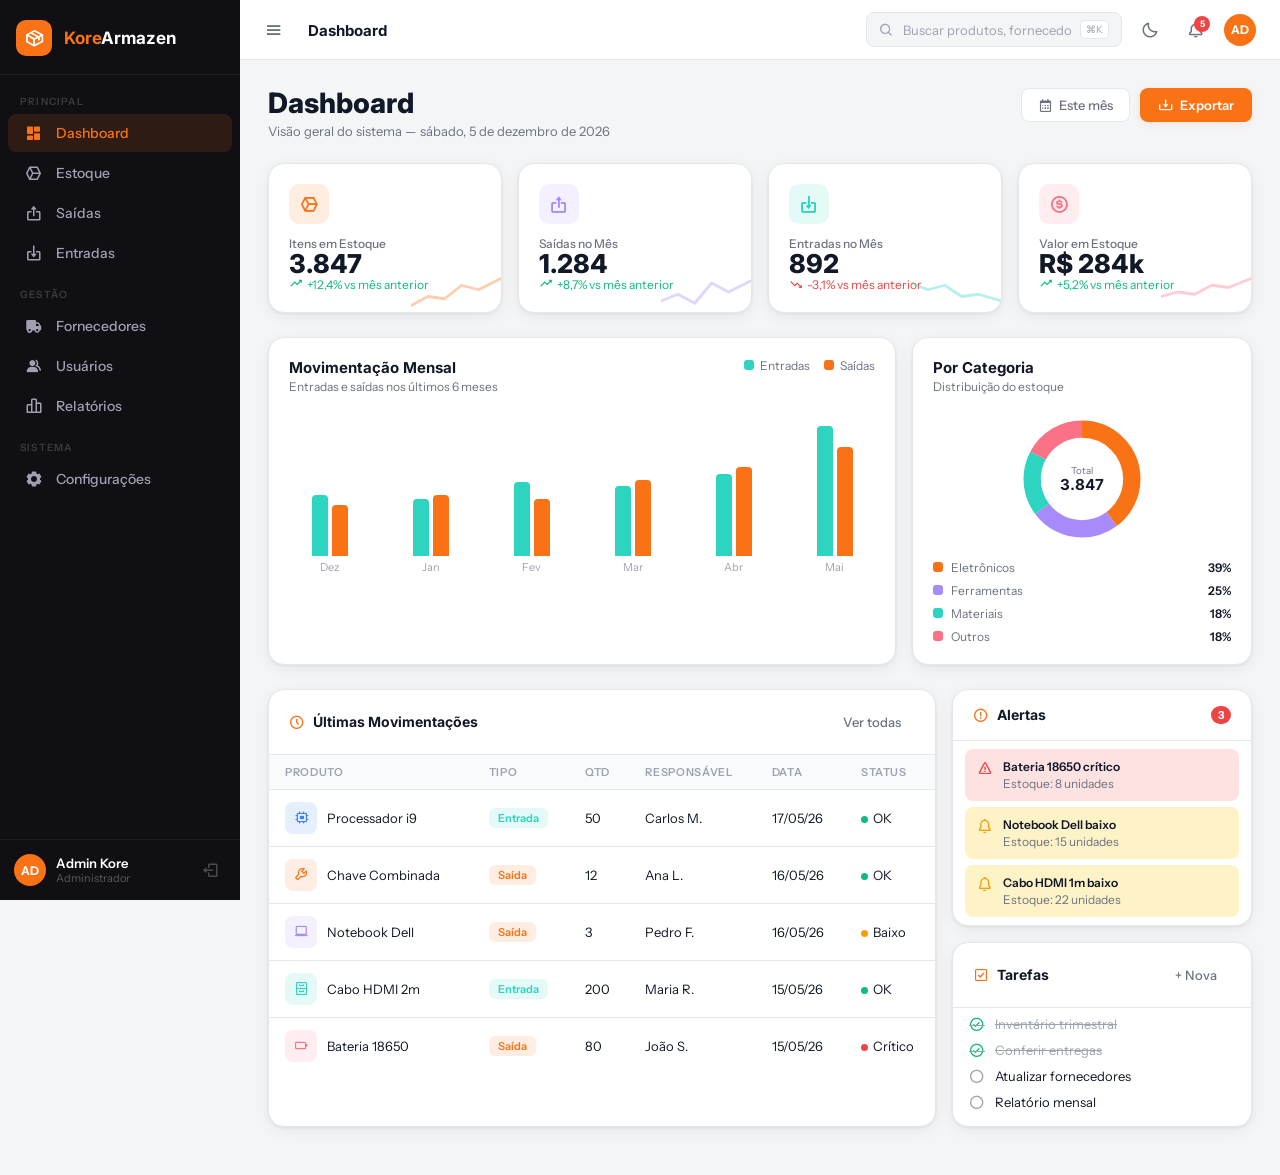
<file: Kore sistema/index.html>
﻿<!DOCTYPE html>
<html lang="pt-BR">
<head>
<meta charset="UTF-8">
<meta name="viewport" content="width=device-width, initial-scale=1.0">
<title>KoreArmazen · Sistema de Gestão</title>
<link href="https://fonts.googleapis.com/css2?family=Inter:wght@400;500;600;700;800&family=Instrument+Sans:wght@300;400;500;600&display=swap" rel="stylesheet">
<link href="https://unpkg.com/boxicons@2.1.4/css/boxicons.min.css" rel="stylesheet">
<link rel="stylesheet" href="style.css">
</head>
<body>

<!-- SIDEBAR -->
<aside class="sidebar" id="sidebar">
  <div class="logo">
    <div class="logo-icon"><i class='bx bx-package'></i></div>
    <div class="logo-text"><span>Kore</span>Armazen</div>
  </div>

  <nav class="side-nav">
    <div class="nav-group">
      <span class="nav-label">Principal</span>
      <ul>
        <li class="nav-item active" data-page="dashboard">
          <a href="#"><i class='bx bxs-dashboard'></i><span>Dashboard</span></a>
        </li>
        <li class="nav-item" data-page="estoque">
          <a href="#"><i class='bx bx-cube-alt'></i><span>Estoque</span></a>
        </li>
        <li class="nav-item" data-page="saidas">
          <a href="#"><i class='bx bx-export'></i><span>Saídas</span></a>
        </li>
        <li class="nav-item" data-page="entradas">
          <a href="#"><i class='bx bx-import'></i><span>Entradas</span></a>
        </li>
      </ul>
    </div>
    <div class="nav-group">
      <span class="nav-label">Gestão</span>
      <ul>
        <li class="nav-item" data-page="fornecedor">
          <a href="#"><i class='bx bxs-truck'></i><span>Fornecedores</span></a>
        </li>
        <li class="nav-item" data-page="usuarios">
          <a href="#"><i class='bx bxs-group'></i><span>Usuários</span></a>
        </li>
        <li class="nav-item" data-page="relatorios">
          <a href="#"><i class='bx bx-bar-chart-alt-2'></i><span>Relatórios</span></a>
        </li>
      </ul>
    </div>
    <div class="nav-group">
      <span class="nav-label">Sistema</span>
      <ul>
        <li class="nav-item" data-page="configuracoes">
          <a href="#"><i class='bx bxs-cog'></i><span>Configurações</span></a>
        </li>
      </ul>
    </div>
  </nav>

  <div class="sidebar-footer">
    <div class="user-mini">
      <div class="user-avatar-mini">AD</div>
      <div class="user-info-mini">
        <p class="user-name-mini">Admin Kore</p>
        <p class="user-role-mini">Administrador</p>
      </div>
    </div>
    <button class="logout-btn" title="Sair"><i class='bx bx-log-out'></i></button>
  </div>
</aside>

<!-- MAIN CONTENT -->
<div class="main-wrap" id="mainWrap">

  <!-- TOPBAR -->
  <header class="topbar">
    <button class="toggle-btn" id="toggleBtn"><i class='bx bx-menu'></i></button>
    <div class="breadcrumb-area">
      <span class="page-label" id="pageLabel">Dashboard</span>
    </div>
    <div class="topbar-right">
      <div class="search-box">
        <i class='bx bx-search'></i>
        <input type="text" placeholder="Buscar produtos, fornecedores...">
        <kbd>⌘K</kbd>
      </div>
      <button class="icon-btn" id="themeBtn" title="Alternar tema"><i class='bx bx-moon'></i></button>
      <button class="icon-btn notif-btn">
        <i class='bx bx-bell'></i>
        <span class="badge">5</span>
      </button>
      <div class="topbar-avatar">AD</div>
    </div>
  </header>

  <!-- PAGES -->
  <main class="page-content">

    <!-- ===== DASHBOARD ===== -->
    <section class="page active" id="page-dashboard">
      <div class="page-header">
        <div>
          <h1>Dashboard</h1>
          <p class="page-sub">Visão geral do sistema — <span id="currentDate"></span></p>
        </div>
        <div class="header-actions">
          <button class="btn-outline"><i class='bx bx-calendar'></i> Este mês</button>
          <button class="btn-primary"><i class='bx bx-download'></i> Exportar</button>
        </div>
      </div>

      <!-- KPIs -->
      <div class="kpi-grid">
        <div class="kpi-card kpi-orange">
          <div class="kpi-icon"><i class='bx bx-cube-alt'></i></div>
          <div class="kpi-body">
            <p class="kpi-label">Itens em Estoque</p>
            <h2 class="kpi-value">3.847</h2>
            <p class="kpi-change up"><i class='bx bx-trending-up'></i> +12,4% vs mês anterior</p>
          </div>
          <div class="kpi-chart">
            <svg viewBox="0 0 80 32"><polyline points="0,28 15,20 30,22 45,10 60,14 80,4" fill="none" stroke="currentColor" stroke-width="2.5" stroke-linecap="round" stroke-linejoin="round"/></svg>
          </div>
        </div>
        <div class="kpi-card kpi-violet">
          <div class="kpi-icon"><i class='bx bx-export'></i></div>
          <div class="kpi-body">
            <p class="kpi-label">Saídas no Mês</p>
            <h2 class="kpi-value">1.284</h2>
            <p class="kpi-change up"><i class='bx bx-trending-up'></i> +8,7% vs mês anterior</p>
          </div>
          <div class="kpi-chart">
            <svg viewBox="0 0 80 32"><polyline points="0,24 15,18 30,26 45,8 60,16 80,6" fill="none" stroke="currentColor" stroke-width="2.5" stroke-linecap="round" stroke-linejoin="round"/></svg>
          </div>
        </div>
        <div class="kpi-card kpi-teal">
          <div class="kpi-icon"><i class='bx bx-import'></i></div>
          <div class="kpi-body">
            <p class="kpi-label">Entradas no Mês</p>
            <h2 class="kpi-value">892</h2>
            <p class="kpi-change down"><i class='bx bx-trending-down'></i> -3,1% vs mês anterior</p>
          </div>
          <div class="kpi-chart">
            <svg viewBox="0 0 80 32"><polyline points="0,8 15,14 30,10 45,20 60,18 80,24" fill="none" stroke="currentColor" stroke-width="2.5" stroke-linecap="round" stroke-linejoin="round"/></svg>
          </div>
        </div>
        <div class="kpi-card kpi-rose">
          <div class="kpi-icon"><i class='bx bx-dollar-circle'></i></div>
          <div class="kpi-body">
            <p class="kpi-label">Valor em Estoque</p>
            <h2 class="kpi-value">R$ 284k</h2>
            <p class="kpi-change up"><i class='bx bx-trending-up'></i> +5,2% vs mês anterior</p>
          </div>
          <div class="kpi-chart">
            <svg viewBox="0 0 80 32"><polyline points="0,20 15,16 30,18 45,10 60,12 80,4" fill="none" stroke="currentColor" stroke-width="2.5" stroke-linecap="round" stroke-linejoin="round"/></svg>
          </div>
        </div>
      </div>

      <!-- Charts row -->
      <div class="charts-row">
        <div class="chart-card big">
          <div class="chart-header">
            <div>
              <h3>Movimentação Mensal</h3>
              <p>Entradas e saídas nos últimos 6 meses</p>
            </div>
            <div class="chart-legend">
              <span class="leg-item leg-in"><i></i>Entradas</span>
              <span class="leg-item leg-out"><i></i>Saídas</span>
            </div>
          </div>
          <div class="bar-chart" id="mainBarChart"></div>
        </div>
        <div class="chart-card small">
          <div class="chart-header">
            <div>
              <h3>Por Categoria</h3>
              <p>Distribuição do estoque</p>
            </div>
          </div>
          <div class="donut-wrap">
            <svg class="donut-chart" viewBox="0 0 120 120">
              <circle cx="60" cy="60" r="46" fill="none" stroke="#f97316" stroke-width="16" stroke-dasharray="115 174" stroke-dashoffset="0" transform="rotate(-90 60 60)"/>
              <circle cx="60" cy="60" r="46" fill="none" stroke="#a78bfa" stroke-width="16" stroke-dasharray="72 217" stroke-dashoffset="-115" transform="rotate(-90 60 60)"/>
              <circle cx="60" cy="60" r="46" fill="none" stroke="#2dd4bf" stroke-width="16" stroke-dasharray="52 237" stroke-dashoffset="-187" transform="rotate(-90 60 60)"/>
              <circle cx="60" cy="60" r="46" fill="none" stroke="#fb7185" stroke-width="16" stroke-dasharray="50 239" stroke-dashoffset="-239" transform="rotate(-90 60 60)"/>
              <text x="60" y="55" text-anchor="middle" class="donut-center-top">Total</text>
              <text x="60" y="70" text-anchor="middle" class="donut-center-val">3.847</text>
            </svg>
            <ul class="donut-legend">
              <li><span style="background:#f97316"></span>Eletrônicos <b>39%</b></li>
              <li><span style="background:#a78bfa"></span>Ferramentas <b>25%</b></li>
              <li><span style="background:#2dd4bf"></span>Materiais <b>18%</b></li>
              <li><span style="background:#fb7185"></span>Outros <b>18%</b></li>
            </ul>
          </div>
        </div>
      </div>

      <!-- Bottom row -->
      <div class="bottom-row">
        <div class="table-card">
          <div class="card-header">
            <h3><i class='bx bx-time-five'></i> Últimas Movimentações</h3>
            <button class="btn-ghost">Ver todas</button>
          </div>
          <table class="data-table">
            <thead><tr><th>Produto</th><th>Tipo</th><th>Qtd</th><th>Responsável</th><th>Data</th><th>Status</th></tr></thead>
            <tbody>
              <tr><td><div class="prod-cell"><div class="prod-icon pi-blue"><i class='bx bx-chip'></i></div>Processador i9</div></td><td><span class="type-badge in">Entrada</span></td><td>50</td><td>Carlos M.</td><td>17/05/26</td><td><span class="status-dot ok"></span>OK</td></tr>
              <tr><td><div class="prod-cell"><div class="prod-icon pi-orange"><i class='bx bx-wrench'></i></div>Chave Combinada</div></td><td><span class="type-badge out">Saída</span></td><td>12</td><td>Ana L.</td><td>16/05/26</td><td><span class="status-dot ok"></span>OK</td></tr>
              <tr><td><div class="prod-cell"><div class="prod-icon pi-violet"><i class='bx bx-laptop'></i></div>Notebook Dell</div></td><td><span class="type-badge out">Saída</span></td><td>3</td><td>Pedro F.</td><td>16/05/26</td><td><span class="status-dot warn"></span>Baixo</td></tr>
              <tr><td><div class="prod-cell"><div class="prod-icon pi-teal"><i class='bx bx-cabinet'></i></div>Cabo HDMI 2m</div></td><td><span class="type-badge in">Entrada</span></td><td>200</td><td>Maria R.</td><td>15/05/26</td><td><span class="status-dot ok"></span>OK</td></tr>
              <tr><td><div class="prod-cell"><div class="prod-icon pi-rose"><i class='bx bx-battery'></i></div>Bateria 18650</div></td><td><span class="type-badge out">Saída</span></td><td>80</td><td>João S.</td><td>15/05/26</td><td><span class="status-dot danger"></span>Crítico</td></tr>
            </tbody>
          </table>
        </div>
        <div class="side-cards">
          <div class="alert-card">
            <div class="card-header">
              <h3><i class='bx bx-error-circle'></i> Alertas</h3>
              <span class="badge-count">3</span>
            </div>
            <ul class="alert-list">
              <li class="alert-item danger"><i class='bx bx-error'></i><div><p>Bateria 18650 crítico</p><span>Estoque: 8 unidades</span></div></li>
              <li class="alert-item warn"><i class='bx bx-bell'></i><div><p>Notebook Dell baixo</p><span>Estoque: 15 unidades</span></div></li>
              <li class="alert-item warn"><i class='bx bx-bell'></i><div><p>Cabo HDMI 1m baixo</p><span>Estoque: 22 unidades</span></div></li>
            </ul>
          </div>
          <div class="task-card">
            <div class="card-header">
              <h3><i class='bx bx-check-square'></i> Tarefas</h3>
              <button class="btn-ghost">+ Nova</button>
            </div>
            <ul class="task-list-dash">
              <li class="done"><i class='bx bx-check-circle'></i><span>Inventário trimestral</span></li>
              <li class="done"><i class='bx bx-check-circle'></i><span>Conferir entregas</span></li>
              <li class="pending-task"><i class='bx bx-circle'></i><span>Atualizar fornecedores</span></li>
              <li class="pending-task"><i class='bx bx-circle'></i><span>Relatório mensal</span></li>
            </ul>
          </div>
        </div>
      </div>
    </section>

    <!-- ===== ESTOQUE ===== -->
    <section class="page" id="page-estoque">
      <div class="page-header">
        <div>
          <h1>Estoque</h1>
          <p class="page-sub">Gerencie todos os produtos cadastrados</p>
        </div>
        <div class="header-actions">
          <button class="btn-outline"><i class='bx bx-filter'></i> Filtros</button>
          <button class="btn-outline"><i class='bx bx-download'></i> Exportar</button>
          <button class="btn-primary" onclick="openModal('modalProduto')"><i class='bx bx-plus'></i> Novo Produto</button>
        </div>
      </div>

      <!-- Stats row -->
      <div class="mini-stats">
        <div class="mini-stat"><span class="ms-val">3.847</span><span class="ms-label">Total de itens</span></div>
        <div class="mini-stat"><span class="ms-val ms-ok">3.210</span><span class="ms-label">Em estoque normal</span></div>
        <div class="mini-stat"><span class="ms-val ms-warn">482</span><span class="ms-label">Estoque baixo</span></div>
        <div class="mini-stat"><span class="ms-val ms-danger">155</span><span class="ms-label">Estoque crítico</span></div>
        <div class="mini-stat"><span class="ms-val">R$ 284k</span><span class="ms-label">Valor total</span></div>
      </div>

      <!-- Search + Filter bar -->
      <div class="toolbar">
        <div class="search-inline">
          <i class='bx bx-search'></i>
          <input type="text" placeholder="Buscar produto, SKU, categoria..." id="estoque-search">
        </div>
        <div class="filter-tabs">
          <button class="ftab active" data-filter="todos">Todos</button>
          <button class="ftab" data-filter="normal">Normal</button>
          <button class="ftab" data-filter="baixo">Baixo</button>
          <button class="ftab" data-filter="critico">Crítico</button>
        </div>
        <div class="view-toggle">
          <button class="vtab active" id="viewTable"><i class='bx bx-list-ul'></i></button>
          <button class="vtab" id="viewGrid"><i class='bx bx-grid-alt'></i></button>
        </div>
      </div>

      <!-- Table View -->
      <div class="table-card" id="tableView">
        <table class="data-table sortable">
          <thead>
            <tr>
              <th><input type="checkbox" class="check-all"></th>
              <th>Produto / SKU</th>
              <th>Categoria</th>
              <th>Qtd. Atual</th>
              <th>Qtd. Mín.</th>
              <th>Localização</th>
              <th>Valor Unit.</th>
              <th>Status</th>
              <th>Ações</th>
            </tr>
          </thead>
          <tbody id="estoque-tbody">
            <tr><td><input type="checkbox"></td><td><div class="prod-cell"><div class="prod-icon pi-blue"><i class='bx bx-chip'></i></div><div><p>Processador Intel i9</p><small>SKU-0021</small></div></div></td><td><span class="cat-tag cat-elet">Eletrônicos</span></td><td>240</td><td>50</td><td>A-01-03</td><td>R$ 1.890,00</td><td><span class="pill ok">Normal</span></td><td><div class="row-actions"><button class="act-btn" title="Editar" onclick="openModal('modalProduto')"><i class='bx bx-edit'></i></button><button class="act-btn danger" title="Excluir"><i class='bx bx-trash'></i></button></div></td></tr>
            <tr><td><input type="checkbox"></td><td><div class="prod-cell"><div class="prod-icon pi-orange"><i class='bx bx-wrench'></i></div><div><p>Chave Combinada 13mm</p><small>SKU-0048</small></div></div></td><td><span class="cat-tag cat-ferr">Ferramentas</span></td><td>85</td><td>30</td><td>B-02-11</td><td>R$ 42,00</td><td><span class="pill ok">Normal</span></td><td><div class="row-actions"><button class="act-btn" title="Editar" onclick="openModal('modalProduto')"><i class='bx bx-edit'></i></button><button class="act-btn danger" title="Excluir"><i class='bx bx-trash'></i></button></div></td></tr>
            <tr><td><input type="checkbox"></td><td><div class="prod-cell"><div class="prod-icon pi-violet"><i class='bx bx-laptop'></i></div><div><p>Notebook Dell Vostro</p><small>SKU-0012</small></div></div></td><td><span class="cat-tag cat-elet">Eletrônicos</span></td><td>15</td><td>20</td><td>A-03-01</td><td>R$ 4.200,00</td><td><span class="pill warn">Baixo</span></td><td><div class="row-actions"><button class="act-btn" title="Editar" onclick="openModal('modalProduto')"><i class='bx bx-edit'></i></button><button class="act-btn danger" title="Excluir"><i class='bx bx-trash'></i></button></div></td></tr>
            <tr><td><input type="checkbox"></td><td><div class="prod-cell"><div class="prod-icon pi-teal"><i class='bx bx-cable-car'></i></div><div><p>Cabo HDMI 2m</p><small>SKU-0093</small></div></div></td><td><span class="cat-tag cat-elet">Eletrônicos</span></td><td>420</td><td>100</td><td>C-01-07</td><td>R$ 28,00</td><td><span class="pill ok">Normal</span></td><td><div class="row-actions"><button class="act-btn" title="Editar" onclick="openModal('modalProduto')"><i class='bx bx-edit'></i></button><button class="act-btn danger" title="Excluir"><i class='bx bx-trash'></i></button></div></td></tr>
            <tr><td><input type="checkbox"></td><td><div class="prod-cell"><div class="prod-icon pi-rose"><i class='bx bx-battery'></i></div><div><p>Bateria 18650 3.7V</p><small>SKU-0156</small></div></div></td><td><span class="cat-tag cat-elet">Eletrônicos</span></td><td>8</td><td>50</td><td>D-02-05</td><td>R$ 18,00</td><td><span class="pill danger">Crítico</span></td><td><div class="row-actions"><button class="act-btn" title="Editar" onclick="openModal('modalProduto')"><i class='bx bx-edit'></i></button><button class="act-btn danger" title="Excluir"><i class='bx bx-trash'></i></button></div></td></tr>
            <tr><td><input type="checkbox"></td><td><div class="prod-cell"><div class="prod-icon pi-orange"><i class='bx bx-droplet'></i></div><div><p>Óleo Lubrificante 1L</p><small>SKU-0210</small></div></div></td><td><span class="cat-tag cat-mat">Materiais</span></td><td>63</td><td>40</td><td>E-01-02</td><td>R$ 35,00</td><td><span class="pill ok">Normal</span></td><td><div class="row-actions"><button class="act-btn" title="Editar" onclick="openModal('modalProduto')"><i class='bx bx-edit'></i></button><button class="act-btn danger" title="Excluir"><i class='bx bx-trash'></i></button></div></td></tr>
            <tr><td><input type="checkbox"></td><td><div class="prod-cell"><div class="prod-icon pi-blue"><i class='bx bx-memory-card'></i></div><div><p>Memória RAM 16GB DDR5</p><small>SKU-0075</small></div></div></td><td><span class="cat-tag cat-elet">Eletrônicos</span></td><td>22</td><td>25</td><td>A-02-08</td><td>R$ 380,00</td><td><span class="pill warn">Baixo</span></td><td><div class="row-actions"><button class="act-btn" title="Editar" onclick="openModal('modalProduto')"><i class='bx bx-edit'></i></button><button class="act-btn danger" title="Excluir"><i class='bx bx-trash'></i></button></div></td></tr>
          </tbody>
        </table>
        <div class="table-footer">
          <span>Mostrando 7 de 3.847 registros</span>
          <div class="pagination">
            <button class="pg-btn" disabled><i class='bx bx-chevron-left'></i></button>
            <button class="pg-btn active">1</button>
            <button class="pg-btn">2</button>
            <button class="pg-btn">3</button>
            <span>...</span>
            <button class="pg-btn">385</button>
            <button class="pg-btn"><i class='bx bx-chevron-right'></i></button>
          </div>
        </div>
      </div>

      <!-- Grid View (hidden) -->
      <div class="product-grid hidden" id="gridView">
        <div class="product-grid-inner" id="productGridInner"></div>
      </div>
    </section>

    <!-- ===== SAÍDAS ===== -->
    <section class="page" id="page-saidas">
      <div class="page-header">
        <div>
          <h1>Saídas</h1>
          <p class="page-sub">Registre e acompanhe todas as saídas de estoque</p>
        </div>
        <div class="header-actions">
          <button class="btn-outline"><i class='bx bx-filter'></i> Filtrar</button>
          <button class="btn-outline"><i class='bx bx-download'></i> Exportar</button>
          <button class="btn-primary" onclick="openModal('modalSaida')"><i class='bx bx-plus'></i> Registrar Saída</button>
        </div>
      </div>

      <div class="mini-stats">
        <div class="mini-stat"><span class="ms-val">1.284</span><span class="ms-label">Saídas no mês</span></div>
        <div class="mini-stat"><span class="ms-val ms-ok">1.180</span><span class="ms-label">Concluídas</span></div>
        <div class="mini-stat"><span class="ms-val ms-warn">74</span><span class="ms-label">Pendentes</span></div>
        <div class="mini-stat"><span class="ms-val ms-danger">30</span><span class="ms-label">Canceladas</span></div>
        <div class="mini-stat"><span class="ms-val">R$ 142k</span><span class="ms-label">Valor total saídas</span></div>
      </div>

      <div class="toolbar">
        <div class="search-inline">
          <i class='bx bx-search'></i>
          <input type="text" placeholder="Buscar por produto, responsável, data...">
        </div>
        <div class="filter-tabs">
          <button class="ftab active">Todas</button>
          <button class="ftab">Concluídas</button>
          <button class="ftab">Pendentes</button>
          <button class="ftab">Canceladas</button>
        </div>
      </div>

      <div class="table-card">
        <table class="data-table">
          <thead><tr><th>#</th><th>Produto</th><th>Categoria</th><th>Quantidade</th><th>Destino</th><th>Responsável</th><th>Data/Hora</th><th>Valor Total</th><th>Status</th><th>Ações</th></tr></thead>
          <tbody>
            <tr><td><span class="id-badge">#4821</span></td><td><div class="prod-cell"><div class="prod-icon pi-blue"><i class='bx bx-chip'></i></div>Processador i9</div></td><td><span class="cat-tag cat-elet">Eletrônicos</span></td><td>2</td><td>Dep. TI</td><td>Carlos M.</td><td>17/05 14:32</td><td>R$ 3.780,00</td><td><span class="pill ok">Concluído</span></td><td><div class="row-actions"><button class="act-btn"><i class='bx bx-show'></i></button><button class="act-btn"><i class='bx bx-printer'></i></button></div></td></tr>
            <tr><td><span class="id-badge">#4820</span></td><td><div class="prod-cell"><div class="prod-icon pi-orange"><i class='bx bx-wrench'></i></div>Chave Combinada</div></td><td><span class="cat-tag cat-ferr">Ferramentas</span></td><td>12</td><td>Manutenção</td><td>Ana L.</td><td>16/05 09:15</td><td>R$ 504,00</td><td><span class="pill ok">Concluído</span></td><td><div class="row-actions"><button class="act-btn"><i class='bx bx-show'></i></button><button class="act-btn"><i class='bx bx-printer'></i></button></div></td></tr>
            <tr><td><span class="id-badge">#4819</span></td><td><div class="prod-cell"><div class="prod-icon pi-violet"><i class='bx bx-laptop'></i></div>Notebook Dell</div></td><td><span class="cat-tag cat-elet">Eletrônicos</span></td><td>3</td><td>Comercial</td><td>Pedro F.</td><td>16/05 08:40</td><td>R$ 12.600,00</td><td><span class="pill warn">Pendente</span></td><td><div class="row-actions"><button class="act-btn"><i class='bx bx-show'></i></button><button class="act-btn"><i class='bx bx-printer'></i></button></div></td></tr>
            <tr><td><span class="id-badge">#4818</span></td><td><div class="prod-cell"><div class="prod-icon pi-teal"><i class='bx bx-cable-car'></i></div>Cabo HDMI 2m</div></td><td><span class="cat-tag cat-elet">Eletrônicos</span></td><td>50</td><td>Estoque B</td><td>Maria R.</td><td>15/05 16:00</td><td>R$ 1.400,00</td><td><span class="pill ok">Concluído</span></td><td><div class="row-actions"><button class="act-btn"><i class='bx bx-show'></i></button><button class="act-btn"><i class='bx bx-printer'></i></button></div></td></tr>
            <tr><td><span class="id-badge">#4817</span></td><td><div class="prod-cell"><div class="prod-icon pi-rose"><i class='bx bx-battery'></i></div>Bateria 18650</div></td><td><span class="cat-tag cat-elet">Eletrônicos</span></td><td>80</td><td>Produção</td><td>João S.</td><td>15/05 11:20</td><td>R$ 1.440,00</td><td><span class="pill danger">Cancelado</span></td><td><div class="row-actions"><button class="act-btn"><i class='bx bx-show'></i></button><button class="act-btn"><i class='bx bx-printer'></i></button></div></td></tr>
          </tbody>
        </table>
        <div class="table-footer">
          <span>Mostrando 5 de 1.284 registros</span>
          <div class="pagination">
            <button class="pg-btn" disabled><i class='bx bx-chevron-left'></i></button>
            <button class="pg-btn active">1</button>
            <button class="pg-btn">2</button>
            <button class="pg-btn">3</button>
            <button class="pg-btn"><i class='bx bx-chevron-right'></i></button>
          </div>
        </div>
      </div>
    </section>

    <!-- ===== ENTRADAS ===== -->
    <section class="page" id="page-entradas">
      <div class="page-header">
        <div>
          <h1>Entradas</h1>
          <p class="page-sub">Registre recebimentos e atualizações de estoque</p>
        </div>
        <div class="header-actions">
          <button class="btn-outline"><i class='bx bx-filter'></i> Filtrar</button>
          <button class="btn-outline"><i class='bx bx-download'></i> Exportar</button>
          <button class="btn-primary" onclick="openModal('modalEntrada')"><i class='bx bx-plus'></i> Registrar Entrada</button>
        </div>
      </div>
      <div class="mini-stats">
        <div class="mini-stat"><span class="ms-val">892</span><span class="ms-label">Entradas no mês</span></div>
        <div class="mini-stat"><span class="ms-val ms-ok">840</span><span class="ms-label">Recebidas</span></div>
        <div class="mini-stat"><span class="ms-val ms-warn">42</span><span class="ms-label">Aguardando</span></div>
        <div class="mini-stat"><span class="ms-val ms-danger">10</span><span class="ms-label">Devolvidas</span></div>
        <div class="mini-stat"><span class="ms-val">R$ 198k</span><span class="ms-label">Valor total entradas</span></div>
      </div>
      <div class="toolbar">
        <div class="search-inline"><i class='bx bx-search'></i><input type="text" placeholder="Buscar entrada, NF, fornecedor..."></div>
        <div class="filter-tabs"><button class="ftab active">Todas</button><button class="ftab">Recebidas</button><button class="ftab">Aguardando</button><button class="ftab">Devolvidas</button></div>
      </div>
      <div class="table-card">
        <table class="data-table">
          <thead><tr><th>#</th><th>Produto</th><th>Fornecedor</th><th>NF</th><th>Quantidade</th><th>Responsável</th><th>Data</th><th>Valor Total</th><th>Status</th><th>Ações</th></tr></thead>
          <tbody>
            <tr><td><span class="id-badge">#E301</span></td><td><div class="prod-cell"><div class="prod-icon pi-blue"><i class='bx bx-chip'></i></div>Processador i9</div></td><td>TechDistrib</td><td>NF-9821</td><td>50</td><td>Carlos M.</td><td>17/05/26</td><td>R$ 94.500,00</td><td><span class="pill ok">Recebido</span></td><td><div class="row-actions"><button class="act-btn"><i class='bx bx-show'></i></button></div></td></tr>
            <tr><td><span class="id-badge">#E300</span></td><td><div class="prod-cell"><div class="prod-icon pi-teal"><i class='bx bx-cable-car'></i></div>Cabo HDMI 2m</div></td><td>CabloMax</td><td>NF-7743</td><td>200</td><td>Maria R.</td><td>15/05/26</td><td>R$ 5.600,00</td><td><span class="pill ok">Recebido</span></td><td><div class="row-actions"><button class="act-btn"><i class='bx bx-show'></i></button></div></td></tr>
            <tr><td><span class="id-badge">#E299</span></td><td><div class="prod-cell"><div class="prod-icon pi-orange"><i class='bx bx-droplet'></i></div>Óleo Lubrificante</div></td><td>LubroTech</td><td>NF-5521</td><td>100</td><td>Pedro F.</td><td>14/05/26</td><td>R$ 3.500,00</td><td><span class="pill warn">Aguardando</span></td><td><div class="row-actions"><button class="act-btn"><i class='bx bx-show'></i></button></div></td></tr>
          </tbody>
        </table>
        <div class="table-footer"><span>Mostrando 3 de 892 registros</span><div class="pagination"><button class="pg-btn active">1</button><button class="pg-btn">2</button></div></div>
      </div>
    </section>

    <!-- ===== FORNECEDORES ===== -->
    <section class="page" id="page-fornecedor">
      <div class="page-header">
        <div>
          <h1>Fornecedores</h1>
          <p class="page-sub">Gerencie seus parceiros e fornecedores</p>
        </div>
        <div class="header-actions">
          <button class="btn-outline"><i class='bx bx-filter'></i> Filtrar</button>
          <button class="btn-primary" onclick="openModal('modalFornecedor')"><i class='bx bx-plus'></i> Novo Fornecedor</button>
        </div>
      </div>
      <div class="mini-stats">
        <div class="mini-stat"><span class="ms-val">48</span><span class="ms-label">Fornecedores ativos</span></div>
        <div class="mini-stat"><span class="ms-val ms-warn">6</span><span class="ms-label">Inativos</span></div>
        <div class="mini-stat"><span class="ms-val">R$ 1,2M</span><span class="ms-label">Total compras/ano</span></div>
        <div class="mini-stat"><span class="ms-val ms-ok">38</span><span class="ms-label">Com entrega no prazo</span></div>
      </div>
      <div class="toolbar">
        <div class="search-inline"><i class='bx bx-search'></i><input type="text" placeholder="Buscar por nome, CNPJ, categoria..."></div>
        <div class="filter-tabs"><button class="ftab active">Todos</button><button class="ftab">Ativos</button><button class="ftab">Inativos</button></div>
      </div>
      <div class="supplier-grid">
        <div class="supplier-card">
          <div class="supplier-header">
            <div class="supplier-logo">TD</div>
            <div><h4>TechDistrib Ltda</h4><p>CNPJ: 12.345.678/0001-90</p></div>
            <span class="pill ok">Ativo</span>
          </div>
          <div class="supplier-info">
            <div><i class='bx bx-category'></i> Eletrônicos</div>
            <div><i class='bx bx-phone'></i> (11) 9 8765-4321</div>
            <div><i class='bx bx-envelope'></i> contato@techdistrib.com</div>
            <div><i class='bx bx-map'></i> São Paulo, SP</div>
          </div>
          <div class="supplier-stats">
            <div><span>Entregas</span><b class="ok">94%</b></div>
            <div><span>Pedidos/ano</span><b>142</b></div>
            <div><span>Volume</span><b>R$ 480k</b></div>
          </div>
          <div class="supplier-actions">
            <button class="btn-ghost" onclick="openModal('modalFornecedor')"><i class='bx bx-edit'></i> Editar</button>
            <button class="btn-outline"><i class='bx bx-history'></i> Histórico</button>
          </div>
        </div>
        <div class="supplier-card">
          <div class="supplier-header">
            <div class="supplier-logo" style="background: #a78bfa22; color: #a78bfa">CM</div>
            <div><h4>CabloMax Ind.</h4><p>CNPJ: 98.765.432/0001-11</p></div>
            <span class="pill ok">Ativo</span>
          </div>
          <div class="supplier-info">
            <div><i class='bx bx-category'></i> Cabos e Conectores</div>
            <div><i class='bx bx-phone'></i> (21) 9 4321-8765</div>
            <div><i class='bx bx-envelope'></i> vendas@cablomax.com</div>
            <div><i class='bx bx-map'></i> Rio de Janeiro, RJ</div>
          </div>
          <div class="supplier-stats">
            <div><span>Entregas</span><b class="ok">98%</b></div>
            <div><span>Pedidos/ano</span><b>88</b></div>
            <div><span>Volume</span><b>R$ 210k</b></div>
          </div>
          <div class="supplier-actions">
            <button class="btn-ghost" onclick="openModal('modalFornecedor')"><i class='bx bx-edit'></i> Editar</button>
            <button class="btn-outline"><i class='bx bx-history'></i> Histórico</button>
          </div>
        </div>
        <div class="supplier-card">
          <div class="supplier-header">
            <div class="supplier-logo" style="background: #2dd4bf22; color: #2dd4bf">LT</div>
            <div><h4>LubroTech S.A.</h4><p>CNPJ: 55.444.333/0001-22</p></div>
            <span class="pill warn">Inativo</span>
          </div>
          <div class="supplier-info">
            <div><i class='bx bx-category'></i> Materiais Industriais</div>
            <div><i class='bx bx-phone'></i> (31) 9 1234-5678</div>
            <div><i class='bx bx-envelope'></i> comercial@lubrotech.com</div>
            <div><i class='bx bx-map'></i> Belo Horizonte, MG</div>
          </div>
          <div class="supplier-stats">
            <div><span>Entregas</span><b class="warn">72%</b></div>
            <div><span>Pedidos/ano</span><b>34</b></div>
            <div><span>Volume</span><b>R$ 88k</b></div>
          </div>
          <div class="supplier-actions">
            <button class="btn-ghost" onclick="openModal('modalFornecedor')"><i class='bx bx-edit'></i> Editar</button>
            <button class="btn-outline"><i class='bx bx-history'></i> Histórico</button>
          </div>
        </div>
        <div class="supplier-card">
          <div class="supplier-header">
            <div class="supplier-logo" style="background: #fb718522; color: #fb7185">FP</div>
            <div><h4>FerroParts ME</h4><p>CNPJ: 11.222.333/0001-44</p></div>
            <span class="pill ok">Ativo</span>
          </div>
          <div class="supplier-info">
            <div><i class='bx bx-category'></i> Ferramentas e Peças</div>
            <div><i class='bx bx-phone'></i> (41) 9 8888-7777</div>
            <div><i class='bx bx-envelope'></i> pedidos@ferroparts.com</div>
            <div><i class='bx bx-map'></i> Curitiba, PR</div>
          </div>
          <div class="supplier-stats">
            <div><span>Entregas</span><b class="ok">89%</b></div>
            <div><span>Pedidos/ano</span><b>201</b></div>
            <div><span>Volume</span><b>R$ 340k</b></div>
          </div>
          <div class="supplier-actions">
            <button class="btn-ghost" onclick="openModal('modalFornecedor')"><i class='bx bx-edit'></i> Editar</button>
            <button class="btn-outline"><i class='bx bx-history'></i> Histórico</button>
          </div>
        </div>
      </div>
    </section>

    <!-- ===== USUÁRIOS ===== -->
    <section class="page" id="page-usuarios">
      <div class="page-header">
        <div>
          <h1>Usuários</h1>
          <p class="page-sub">Gerencie acessos e permissões do sistema</p>
        </div>
        <div class="header-actions">
          <button class="btn-outline"><i class='bx bx-filter'></i> Filtrar</button>
          <button class="btn-primary" onclick="openModal('modalUsuario')"><i class='bx bx-plus'></i> Novo Usuário</button>
        </div>
      </div>
      <div class="mini-stats">
        <div class="mini-stat"><span class="ms-val">24</span><span class="ms-label">Usuários ativos</span></div>
        <div class="mini-stat"><span class="ms-val ms-warn">3</span><span class="ms-label">Inativos</span></div>
        <div class="mini-stat"><span class="ms-val">4</span><span class="ms-label">Administradores</span></div>
        <div class="mini-stat"><span class="ms-val">8</span><span class="ms-label">Online agora</span></div>
      </div>
      <div class="toolbar">
        <div class="search-inline"><i class='bx bx-search'></i><input type="text" placeholder="Buscar usuário, e-mail, função..."></div>
        <div class="filter-tabs"><button class="ftab active">Todos</button><button class="ftab">Administradores</button><button class="ftab">Operadores</button><button class="ftab">Visualizadores</button></div>
      </div>
      <div class="table-card">
        <table class="data-table">
          <thead><tr><th>Usuário</th><th>E-mail</th><th>Função</th><th>Departamento</th><th>Último acesso</th><th>Status</th><th>Ações</th></tr></thead>
          <tbody>
            <tr>
              <td><div class="user-cell-full"><div class="uavatar ua-orange">AM</div><div><p>Admin Master</p><small>admin@korearmazen.com</small></div></div></td>
              <td>admin@korearmazen.com</td>
              <td><span class="role-badge role-admin">Admin</span></td>
              <td>T.I.</td>
              <td>Agora</td>
              <td><span class="online-dot"></span><span class="pill ok">Ativo</span></td>
              <td><div class="row-actions"><button class="act-btn" onclick="openModal('modalUsuario')"><i class='bx bx-edit'></i></button><button class="act-btn danger"><i class='bx bx-block'></i></button></div></td>
            </tr>
            <tr>
              <td><div class="user-cell-full"><div class="uavatar ua-violet">CM</div><div><p>Carlos Mendes</p><small>carlos@korearmazen.com</small></div></div></td>
              <td>carlos@korearmazen.com</td>
              <td><span class="role-badge role-op">Operador</span></td>
              <td>Estoque</td>
              <td>Hoje 14:32</td>
              <td><span class="online-dot"></span><span class="pill ok">Ativo</span></td>
              <td><div class="row-actions"><button class="act-btn" onclick="openModal('modalUsuario')"><i class='bx bx-edit'></i></button><button class="act-btn danger"><i class='bx bx-block'></i></button></div></td>
            </tr>
            <tr>
              <td><div class="user-cell-full"><div class="uavatar ua-teal">AL</div><div><p>Ana Lima</p><small>ana@korearmazen.com</small></div></div></td>
              <td>ana@korearmazen.com</td>
              <td><span class="role-badge role-op">Operador</span></td>
              <td>Compras</td>
              <td>Ontem 09:15</td>
              <td><span class="pill ok">Ativo</span></td>
              <td><div class="row-actions"><button class="act-btn" onclick="openModal('modalUsuario')"><i class='bx bx-edit'></i></button><button class="act-btn danger"><i class='bx bx-block'></i></button></div></td>
            </tr>
            <tr>
              <td><div class="user-cell-full"><div class="uavatar ua-rose">PF</div><div><p>Pedro Fonseca</p><small>pedro@korearmazen.com</small></div></div></td>
              <td>pedro@korearmazen.com</td>
              <td><span class="role-badge role-view">Visualizador</span></td>
              <td>Comercial</td>
              <td>16/05/26</td>
              <td><span class="pill ok">Ativo</span></td>
              <td><div class="row-actions"><button class="act-btn" onclick="openModal('modalUsuario')"><i class='bx bx-edit'></i></button><button class="act-btn danger"><i class='bx bx-block'></i></button></div></td>
            </tr>
            <tr>
              <td><div class="user-cell-full"><div class="uavatar" style="background:#e5e7eb;color:#6b7280">JS</div><div><p>João Santos</p><small>joao@korearmazen.com</small></div></div></td>
              <td>joao@korearmazen.com</td>
              <td><span class="role-badge role-op">Operador</span></td>
              <td>Produção</td>
              <td>10/05/26</td>
              <td><span class="pill danger">Inativo</span></td>
              <td><div class="row-actions"><button class="act-btn" onclick="openModal('modalUsuario')"><i class='bx bx-edit'></i></button><button class="act-btn"><i class='bx bx-check'></i></button></div></td>
            </tr>
          </tbody>
        </table>
        <div class="table-footer"><span>Mostrando 5 de 27 registros</span><div class="pagination"><button class="pg-btn active">1</button><button class="pg-btn">2</button></div></div>
      </div>
    </section>

    <!-- ===== RELATÓRIOS ===== -->
    <section class="page" id="page-relatorios">
      <div class="page-header">
        <div>
          <h1>Relatórios</h1>
          <p class="page-sub">Análises e exportações de dados do sistema</p>
        </div>
        <div class="header-actions">
          <button class="btn-primary"><i class='bx bx-download'></i> Gerar Relatório</button>
        </div>
      </div>
      <div class="report-grid">
        <div class="report-card" onclick="openModal('modalRelatorio')">
          <div class="report-icon ri-orange"><i class='bx bx-box'></i></div>
          <h4>Relatório de Estoque</h4>
          <p>Posição atual, giro, estoque mínimo e máximo</p>
          <div class="report-meta"><span><i class='bx bx-time'></i> Gerado: 17/05/26</span><span class="badge-count">PDF / CSV</span></div>
        </div>
        <div class="report-card" onclick="openModal('modalRelatorio')">
          <div class="report-icon ri-violet"><i class='bx bx-export'></i></div>
          <h4>Relatório de Saídas</h4>
          <p>Todas as saídas por período, produto e responsável</p>
          <div class="report-meta"><span><i class='bx bx-time'></i> Gerado: 16/05/26</span><span class="badge-count">PDF / CSV</span></div>
        </div>
        <div class="report-card" onclick="openModal('modalRelatorio')">
          <div class="report-icon ri-teal"><i class='bx bx-import'></i></div>
          <h4>Relatório de Entradas</h4>
          <p>Recebimentos por fornecedor, produto e período</p>
          <div class="report-meta"><span><i class='bx bx-time'></i> Gerado: 16/05/26</span><span class="badge-count">PDF / CSV</span></div>
        </div>
        <div class="report-card" onclick="openModal('modalRelatorio')">
          <div class="report-icon ri-rose"><i class='bx bx-dollar'></i></div>
          <h4>Relatório Financeiro</h4>
          <p>Valoração do estoque, compras e perdas</p>
          <div class="report-meta"><span><i class='bx bx-time'></i> Gerado: 15/05/26</span><span class="badge-count">PDF / XLSX</span></div>
        </div>
        <div class="report-card" onclick="openModal('modalRelatorio')">
          <div class="report-icon ri-orange"><i class='bx bx-error-circle'></i></div>
          <h4>Alertas e Críticos</h4>
          <p>Produtos abaixo do estoque mínimo e críticos</p>
          <div class="report-meta"><span><i class='bx bx-time'></i> Gerado: 17/05/26</span><span class="badge-count">PDF / CSV</span></div>
        </div>
        <div class="report-card" onclick="openModal('modalRelatorio')">
          <div class="report-icon ri-violet"><i class='bx bx-user'></i></div>
          <h4>Relatório por Usuário</h4>
          <p>Ações realizadas por colaborador no período</p>
          <div class="report-meta"><span><i class='bx bx-time'></i> Gerado: 14/05/26</span><span class="badge-count">PDF / CSV</span></div>
        </div>
      </div>
    </section>

    <!-- ===== CONFIGURAÇÕES ===== -->
    <section class="page" id="page-configuracoes">
      <div class="page-header">
        <div>
          <h1>Configurações</h1>
          <p class="page-sub">Personalize o sistema conforme sua necessidade</p>
        </div>
        <div class="header-actions">
          <button class="btn-primary"><i class='bx bx-save'></i> Salvar Alterações</button>
        </div>
      </div>

      <div class="settings-layout">
        <nav class="settings-nav">
          <button class="stab active" data-stab="empresa"><i class='bx bx-building'></i> Empresa</button>
          <button class="stab" data-stab="sistema"><i class='bx bxs-cog'></i> Sistema</button>
          <button class="stab" data-stab="notificacoes"><i class='bx bx-bell'></i> Notificações</button>
          <button class="stab" data-stab="seguranca"><i class='bx bx-shield'></i> Segurança</button>
          <button class="stab" data-stab="backup"><i class='bx bx-cloud'></i> Backup</button>
          <button class="stab" data-stab="integracao"><i class='bx bx-link'></i> Integrações</button>
        </nav>

        <div class="settings-content">
          <!-- Empresa -->
          <div class="stab-panel active" id="stab-empresa">
            <h3 class="settings-title">Dados da Empresa</h3>
            <div class="logo-upload">
              <div class="logo-preview">KA</div>
              <div>
                <button class="btn-outline"><i class='bx bx-upload'></i> Alterar Logo</button>
                <p>PNG, JPG até 2MB — recomendado 200x200px</p>
              </div>
            </div>
            <div class="form-grid">
              <div class="form-group"><label>Razão Social</label><input type="text" value="KoreArmazen Sistemas de Gestão Ltda"></div>
              <div class="form-group"><label>Nome Fantasia</label><input type="text" value="KoreArmazen"></div>
              <div class="form-group"><label>CNPJ</label><input type="text" value="12.345.678/0001-90"></div>
              <div class="form-group"><label>Inscrição Estadual</label><input type="text" value="123.456.789.000"></div>
              <div class="form-group full"><label>Endereço</label><input type="text" value="Av. Paulista, 1000 — São Paulo, SP — 01310-100"></div>
              <div class="form-group"><label>Telefone</label><input type="text" value="(11) 3000-0000"></div>
              <div class="form-group"><label>E-mail Corporativo</label><input type="email" value="contato@korearmazen.com"></div>
              <div class="form-group"><label>Site</label><input type="text" value="www.korearmazen.com"></div>
              <div class="form-group"><label>Segmento</label>
                <select><option>Distribuição</option><option>Varejo</option><option>Indústria</option></select>
              </div>
            </div>
          </div>

          <!-- Sistema -->
          <div class="stab-panel" id="stab-sistema">
            <h3 class="settings-title">Configurações do Sistema</h3>
            <div class="settings-section">
              <h4>Aparência</h4>
              <div class="setting-row">
                <div><p>Tema escuro</p><small>Alterna entre modo claro e escuro</small></div>
                <label class="toggle"><input type="checkbox" id="darkToggle"><span class="toggle-slider"></span></label>
              </div>
              <div class="setting-row">
                <div><p>Sidebar compacta por padrão</p><small>Inicia com o menu recolhido</small></div>
                <label class="toggle"><input type="checkbox"><span class="toggle-slider"></span></label>
              </div>
              <div class="setting-row">
                <div><p>Animações</p><small>Ativa transições e animações na interface</small></div>
                <label class="toggle"><input type="checkbox" checked><span class="toggle-slider"></span></label>
              </div>
            </div>
            <div class="settings-section">
              <h4>Estoque</h4>
              <div class="form-grid">
                <div class="form-group"><label>Estoque mínimo padrão</label><input type="number" value="20"></div>
                <div class="form-group"><label>Moeda do sistema</label><select><option>BRL — Real Brasileiro</option><option>USD</option><option>EUR</option></select></div>
                <div class="form-group"><label>Unidade padrão</label><select><option>Unidade (un)</option><option>Caixa (cx)</option><option>Kilogram (kg)</option></select></div>
                <div class="form-group"><label>Casas decimais</label><select><option>2 casas (0,00)</option><option>3 casas (0,000)</option></select></div>
              </div>
            </div>
          </div>

          <!-- Notificações -->
          <div class="stab-panel" id="stab-notificacoes">
            <h3 class="settings-title">Notificações</h3>
            <div class="settings-section">
              <h4>Alertas de Estoque</h4>
              <div class="setting-row"><div><p>Estoque crítico</p><small>Notificar quando produto atingir estoque crítico</small></div><label class="toggle"><input type="checkbox" checked><span class="toggle-slider"></span></label></div>
              <div class="setting-row"><div><p>Estoque baixo</p><small>Notificar quando produto atingir estoque mínimo</small></div><label class="toggle"><input type="checkbox" checked><span class="toggle-slider"></span></label></div>
              <div class="setting-row"><div><p>Produto zerado</p><small>Notificar quando produto atingir zero</small></div><label class="toggle"><input type="checkbox" checked><span class="toggle-slider"></span></label></div>
            </div>
            <div class="settings-section">
              <h4>Canais de Notificação</h4>
              <div class="setting-row"><div><p>E-mail</p><small>Enviar alertas por e-mail</small></div><label class="toggle"><input type="checkbox" checked><span class="toggle-slider"></span></label></div>
              <div class="setting-row"><div><p>Notificações no sistema</p><small>Exibir na barra de notificações</small></div><label class="toggle"><input type="checkbox" checked><span class="toggle-slider"></span></label></div>
              <div class="setting-row"><div><p>WhatsApp</p><small>Integração com WhatsApp Business</small></div><label class="toggle"><input type="checkbox"><span class="toggle-slider"></span></label></div>
            </div>
          </div>

          <!-- Segurança -->
          <div class="stab-panel" id="stab-seguranca">
            <h3 class="settings-title">Segurança</h3>
            <div class="settings-section">
              <h4>Autenticação</h4>
              <div class="setting-row"><div><p>Autenticação em 2 fatores (2FA)</p><small>Exige confirmação adicional no login</small></div><label class="toggle"><input type="checkbox"><span class="toggle-slider"></span></label></div>
              <div class="setting-row"><div><p>Sessão automática expira</p><small>Desconecta após inatividade</small></div><label class="toggle"><input type="checkbox" checked><span class="toggle-slider"></span></label></div>
              <div class="form-grid" style="margin-top:12px">
                <div class="form-group"><label>Tempo de sessão (min)</label><input type="number" value="60"></div>
                <div class="form-group"><label>Tentativas de login</label><input type="number" value="5"></div>
              </div>
            </div>
            <div class="settings-section">
              <h4>Alterar Senha</h4>
              <div class="form-grid">
                <div class="form-group full"><label>Senha atual</label><input type="password" placeholder="••••••••"></div>
                <div class="form-group"><label>Nova senha</label><input type="password" placeholder="••••••••"></div>
                <div class="form-group"><label>Confirmar nova senha</label><input type="password" placeholder="••••••••"></div>
              </div>
              <button class="btn-primary" style="margin-top:12px">Alterar Senha</button>
            </div>
          </div>

          <!-- Backup -->
          <div class="stab-panel" id="stab-backup">
            <h3 class="settings-title">Backup e Dados</h3>
            <div class="settings-section">
              <h4>Backup Automático</h4>
              <div class="setting-row"><div><p>Backup automático ativo</p><small>Realiza backup diário dos dados</small></div><label class="toggle"><input type="checkbox" checked><span class="toggle-slider"></span></label></div>
              <div class="form-grid" style="margin-top:12px">
                <div class="form-group"><label>Frequência</label><select><option>Diário</option><option>Semanal</option><option>Mensal</option></select></div>
                <div class="form-group"><label>Horário</label><input type="time" value="02:00"></div>
                <div class="form-group"><label>Retenção (dias)</label><input type="number" value="30"></div>
              </div>
            </div>
            <div class="settings-section">
              <h4>Ações Manuais</h4>
              <div style="display:flex;gap:12px;flex-wrap:wrap">
                <button class="btn-outline"><i class='bx bx-cloud-download'></i> Fazer Backup Agora</button>
                <button class="btn-outline"><i class='bx bx-cloud-upload'></i> Restaurar Backup</button>
                <button class="btn-outline"><i class='bx bx-export'></i> Exportar todos os dados</button>
              </div>
            </div>
          </div>

          <!-- Integrações -->
          <div class="stab-panel" id="stab-integracao">
            <h3 class="settings-title">Integrações</h3>
            <div class="integration-list">
              <div class="integration-item">
                <div class="int-icon" style="background:#25D36622">🟢</div>
                <div class="int-info"><h5>WhatsApp Business</h5><p>Alertas e notificações via WhatsApp</p></div>
                <span class="pill danger">Desconectado</span>
                <button class="btn-outline">Conectar</button>
              </div>
              <div class="integration-item">
                <div class="int-icon" style="background:#4285F422">📧</div>
                <div class="int-info"><h5>Google Workspace</h5><p>Sincroniza usuários e e-mails</p></div>
                <span class="pill ok">Conectado</span>
                <button class="btn-ghost">Configurar</button>
              </div>
              <div class="integration-item">
                <div class="int-icon" style="background:#E3000022">🛒</div>
                <div class="int-info"><h5>ERP Integração</h5><p>Sincronização bidirecional com ERP</p></div>
                <span class="pill danger">Desconectado</span>
                <button class="btn-outline">Conectar</button>
              </div>
              <div class="integration-item">
                <div class="int-icon" style="background:#f9731622">📊</div>
                <div class="int-info"><h5>Power BI</h5><p>Dashboards avançados de BI</p></div>
                <span class="pill warn">Em teste</span>
                <button class="btn-ghost">Configurar</button>
              </div>
            </div>
          </div>
        </div>
      </div>
    </section>

  </main>
</div>

<!-- ===== MODALS ===== -->
<div class="modal-overlay" id="modalOverlay" onclick="closeModal()"></div>

<!-- Modal Produto -->
<div class="modal" id="modalProduto">
  <div class="modal-header">
    <h3><i class='bx bx-cube-alt'></i> Cadastrar Produto</h3>
    <button class="modal-close" onclick="closeModal()"><i class='bx bx-x'></i></button>
  </div>
  <div class="modal-body">
    <div class="form-grid">
      <div class="form-group full"><label>Nome do Produto *</label><input type="text" placeholder="Ex: Processador Intel i9"></div>
      <div class="form-group"><label>SKU / Código *</label><input type="text" placeholder="SKU-0001"></div>
      <div class="form-group"><label>Categoria *</label><select><option>Eletrônicos</option><option>Ferramentas</option><option>Materiais</option><option>Outros</option></select></div>
      <div class="form-group"><label>Quantidade Atual *</label><input type="number" placeholder="0"></div>
      <div class="form-group"><label>Quantidade Mínima</label><input type="number" placeholder="20"></div>
      <div class="form-group"><label>Quantidade Máxima</label><input type="number" placeholder="500"></div>
      <div class="form-group"><label>Valor Unitário (R$)</label><input type="number" step="0.01" placeholder="0,00"></div>
      <div class="form-group"><label>Unidade</label><select><option>Unidade</option><option>Caixa</option><option>KG</option><option>Metro</option></select></div>
      <div class="form-group"><label>Localização</label><input type="text" placeholder="Ex: A-01-03"></div>
      <div class="form-group"><label>Fornecedor</label><select><option>TechDistrib Ltda</option><option>CabloMax Ind.</option><option>FerroParts ME</option></select></div>
      <div class="form-group full"><label>Descrição</label><textarea placeholder="Descreva o produto..."></textarea></div>
    </div>
  </div>
  <div class="modal-footer">
    <button class="btn-ghost" onclick="closeModal()">Cancelar</button>
    <button class="btn-primary" onclick="showToast('Produto cadastrado com sucesso!','ok');closeModal()"><i class='bx bx-save'></i> Salvar Produto</button>
  </div>
</div>

<!-- Modal Saída -->
<div class="modal" id="modalSaida">
  <div class="modal-header">
    <h3><i class='bx bx-export'></i> Registrar Saída</h3>
    <button class="modal-close" onclick="closeModal()"><i class='bx bx-x'></i></button>
  </div>
  <div class="modal-body">
    <div class="form-grid">
      <div class="form-group full"><label>Produto *</label><select><option>Processador Intel i9 — SKU-0021</option><option>Notebook Dell Vostro — SKU-0012</option><option>Cabo HDMI 2m — SKU-0093</option></select></div>
      <div class="form-group"><label>Quantidade *</label><input type="number" placeholder="0"></div>
      <div class="form-group"><label>Destino *</label><input type="text" placeholder="Ex: Dep. TI, Produção..."></div>
      <div class="form-group"><label>Responsável *</label><select><option>Carlos Mendes</option><option>Ana Lima</option><option>Pedro Fonseca</option></select></div>
      <div class="form-group"><label>Data da Saída</label><input type="date"></div>
      <div class="form-group"><label>Motivo</label><select><option>Uso interno</option><option>Venda</option><option>Transferência</option><option>Descarte</option></select></div>
      <div class="form-group full"><label>Observações</label><textarea placeholder="Observações adicionais..."></textarea></div>
    </div>
  </div>
  <div class="modal-footer">
    <button class="btn-ghost" onclick="closeModal()">Cancelar</button>
    <button class="btn-primary" onclick="showToast('Saída registrada com sucesso!','ok');closeModal()"><i class='bx bx-save'></i> Registrar Saída</button>
  </div>
</div>

<!-- Modal Entrada -->
<div class="modal" id="modalEntrada">
  <div class="modal-header">
    <h3><i class='bx bx-import'></i> Registrar Entrada</h3>
    <button class="modal-close" onclick="closeModal()"><i class='bx bx-x'></i></button>
  </div>
  <div class="modal-body">
    <div class="form-grid">
      <div class="form-group full"><label>Produto *</label><select><option>Processador Intel i9 — SKU-0021</option><option>Cabo HDMI 2m — SKU-0093</option><option>Bateria 18650 — SKU-0156</option></select></div>
      <div class="form-group"><label>Quantidade *</label><input type="number" placeholder="0"></div>
      <div class="form-group"><label>Fornecedor *</label><select><option>TechDistrib Ltda</option><option>CabloMax Ind.</option><option>LubroTech S.A.</option></select></div>
      <div class="form-group"><label>Número NF</label><input type="text" placeholder="NF-0000"></div>
      <div class="form-group"><label>Data de Recebimento</label><input type="date"></div>
      <div class="form-group"><label>Valor Unitário (R$)</label><input type="number" step="0.01" placeholder="0,00"></div>
      <div class="form-group full"><label>Observações</label><textarea placeholder="Observações adicionais..."></textarea></div>
    </div>
  </div>
  <div class="modal-footer">
    <button class="btn-ghost" onclick="closeModal()">Cancelar</button>
    <button class="btn-primary" onclick="showToast('Entrada registrada com sucesso!','ok');closeModal()"><i class='bx bx-save'></i> Registrar Entrada</button>
  </div>
</div>

<!-- Modal Fornecedor -->
<div class="modal" id="modalFornecedor">
  <div class="modal-header">
    <h3><i class='bx bxs-truck'></i> Cadastrar Fornecedor</h3>
    <button class="modal-close" onclick="closeModal()"><i class='bx bx-x'></i></button>
  </div>
  <div class="modal-body">
    <div class="form-grid">
      <div class="form-group full"><label>Razão Social *</label><input type="text" placeholder="Ex: TechDistrib Ltda"></div>
      <div class="form-group"><label>Nome Fantasia</label><input type="text" placeholder="Ex: TechDistrib"></div>
      <div class="form-group"><label>CNPJ *</label><input type="text" placeholder="00.000.000/0001-00"></div>
      <div class="form-group"><label>Inscrição Estadual</label><input type="text" placeholder="000.000.000.000"></div>
      <div class="form-group"><label>Categoria</label><select><option>Eletrônicos</option><option>Ferramentas</option><option>Materiais</option><option>Outros</option></select></div>
      <div class="form-group"><label>Telefone</label><input type="tel" placeholder="(00) 9 0000-0000"></div>
      <div class="form-group"><label>E-mail *</label><input type="email" placeholder="contato@empresa.com"></div>
      <div class="form-group"><label>Site</label><input type="text" placeholder="www.empresa.com"></div>
      <div class="form-group full"><label>Endereço Completo</label><input type="text" placeholder="Rua, número, bairro, cidade, estado, CEP"></div>
      <div class="form-group"><label>Prazo de Entrega (dias)</label><input type="number" placeholder="7"></div>
      <div class="form-group"><label>Condição de Pagamento</label><select><option>À vista</option><option>30 dias</option><option>30/60 dias</option><option>30/60/90 dias</option></select></div>
      <div class="form-group full"><label>Observações</label><textarea placeholder="Contato preferencial, horários, observações..."></textarea></div>
    </div>
  </div>
  <div class="modal-footer">
    <button class="btn-ghost" onclick="closeModal()">Cancelar</button>
    <button class="btn-primary" onclick="showToast('Fornecedor cadastrado!','ok');closeModal()"><i class='bx bx-save'></i> Salvar Fornecedor</button>
  </div>
</div>

<!-- Modal Usuário -->
<div class="modal" id="modalUsuario">
  <div class="modal-header">
    <h3><i class='bx bxs-user-plus'></i> Cadastrar Usuário</h3>
    <button class="modal-close" onclick="closeModal()"><i class='bx bx-x'></i></button>
  </div>
  <div class="modal-body">
    <div class="form-grid">
      <div class="form-group"><label>Nome Completo *</label><input type="text" placeholder="Ex: Carlos Mendes"></div>
      <div class="form-group"><label>E-mail *</label><input type="email" placeholder="email@empresa.com"></div>
      <div class="form-group"><label>Função *</label><select><option>Administrador</option><option>Operador</option><option>Visualizador</option></select></div>
      <div class="form-group"><label>Departamento</label><select><option>T.I.</option><option>Estoque</option><option>Compras</option><option>Comercial</option><option>Produção</option></select></div>
      <div class="form-group"><label>Telefone</label><input type="tel" placeholder="(00) 9 0000-0000"></div>
      <div class="form-group"><label>Status</label><select><option>Ativo</option><option>Inativo</option></select></div>
      <div class="form-group"><label>Senha *</label><input type="password" placeholder="••••••••"></div>
      <div class="form-group"><label>Confirmar Senha *</label><input type="password" placeholder="••••••••"></div>
    </div>
    <div class="perm-section">
      <h4>Permissões</h4>
      <div class="perm-grid">
        <label><input type="checkbox" checked> Visualizar estoque</label>
        <label><input type="checkbox" checked> Registrar entradas</label>
        <label><input type="checkbox" checked> Registrar saídas</label>
        <label><input type="checkbox"> Excluir registros</label>
        <label><input type="checkbox"> Gerenciar usuários</label>
        <label><input type="checkbox"> Gerar relatórios</label>
        <label><input type="checkbox"> Configurações</label>
        <label><input type="checkbox"> Gerenciar fornecedores</label>
      </div>
    </div>
  </div>
  <div class="modal-footer">
    <button class="btn-ghost" onclick="closeModal()">Cancelar</button>
    <button class="btn-primary" onclick="showToast('Usuário criado com sucesso!','ok');closeModal()"><i class='bx bx-save'></i> Criar Usuário</button>
  </div>
</div>

<!-- Modal Relatório -->
<div class="modal" id="modalRelatorio">
  <div class="modal-header">
    <h3><i class='bx bx-bar-chart-alt-2'></i> Gerar Relatório</h3>
    <button class="modal-close" onclick="closeModal()"><i class='bx bx-x'></i></button>
  </div>
  <div class="modal-body">
    <div class="form-grid">
      <div class="form-group"><label>Período — De</label><input type="date"></div>
      <div class="form-group"><label>Período — Até</label><input type="date"></div>
      <div class="form-group"><label>Categoria</label><select><option>Todas</option><option>Eletrônicos</option><option>Ferramentas</option><option>Materiais</option></select></div>
      <div class="form-group"><label>Formato</label><select><option>PDF</option><option>CSV</option><option>XLSX</option></select></div>
    </div>
  </div>
  <div class="modal-footer">
    <button class="btn-ghost" onclick="closeModal()">Cancelar</button>
    <button class="btn-primary" onclick="showToast('Relatório gerado! Download iniciado.','ok');closeModal()"><i class='bx bx-download'></i> Gerar e Baixar</button>
  </div>
</div>

<!-- Toast -->
<div class="toast" id="toast"><i class='bx bx-check-circle'></i><span id="toastMsg"></span></div>

<script src="script.js"></script>
</body>
</html>
</file>
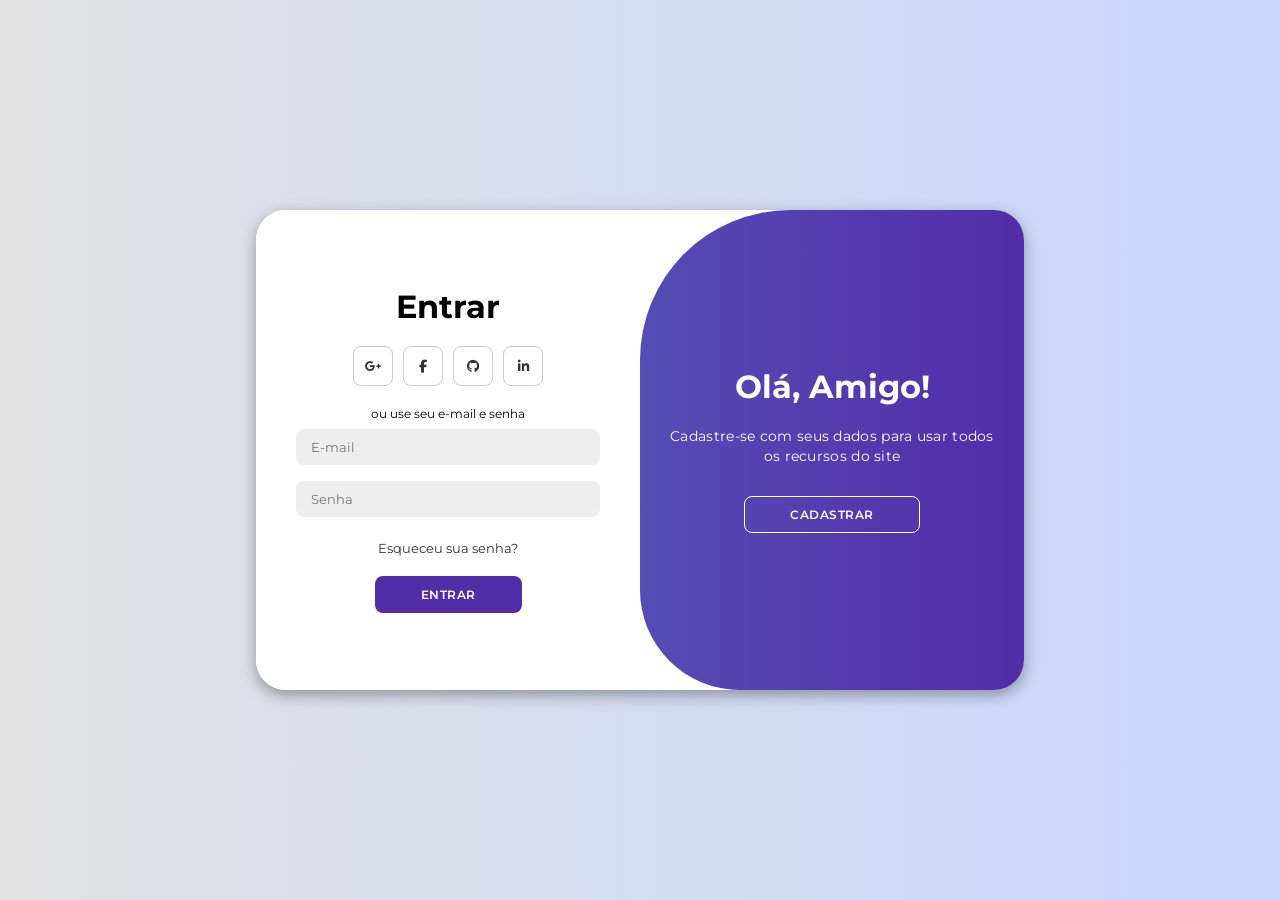
<file: Kore tela de cadastro/index.html>
<!DOCTYPE html>
<html lang="en">

<head>
    <meta charset="UTF-8">
    <meta name="viewport" content="width=device-width, initial-scale=1.0">
    <link rel="stylesheet" href="https://cdnjs.cloudflare.com/ajax/libs/font-awesome/6.4.2/css/all.min.css">
    <link rel="stylesheet" href="style.css">
    <title>tela de cadastro</title>
</head>

<body>

    <div class="container" id="container">
        <div class="form-container sign-up">
            <form action="../Kore sistema/index.html">
                <h1>Criar Conta</h1>
                <div class="social-icons">
                    <a href="#" class="icon"><i class="fa-brands fa-google-plus-g"></i></a>
                    <a href="#" class="icon"><i class="fa-brands fa-facebook-f"></i></a>
                    <a href="#" class="icon"><i class="fa-brands fa-github"></i></a>
                    <a href="#" class="icon"><i class="fa-brands fa-linkedin-in"></i></a>
                </div>
                <span>ou use seu e-mail para registro</span>
                <input type="text" placeholder="Nome">
                <input type="email" placeholder="E-mail">
                <input type="password" placeholder="Senha">
                <button>Cadastrar</button>
            </form>
        </div>
        <div class="form-container sign-in">
            <form action="../Kore sistema/index.html">
                <h1>Entrar</h1>
                <div class="social-icons">
                    <a href="#" class="icon"><i class="fa-brands fa-google-plus-g"></i></a>
                    <a href="#" class="icon"><i class="fa-brands fa-facebook-f"></i></a>
                    <a href="#" class="icon"><i class="fa-brands fa-github"></i></a>
                    <a href="#" class="icon"><i class="fa-brands fa-linkedin-in"></i></a>
                </div>
                <span>ou use seu e-mail e senha</span>
                <input type="email" placeholder="E-mail">
                <input type="password" placeholder="Senha">
                <a href="#">Esqueceu sua senha?</a>
                <button>Entrar</button>
            </form>
        </div>
        <div class="toggle-container">
            <div class="toggle">
                <div class="toggle-panel toggle-left">
                    <h1>Bem-vindo de volta!</h1>
                    <p>Insira seus dados pessoais para usar todos os recursos do site</p>
                    <button class="hidden" id="login">Entrar</button>
                </div>
                <div class="toggle-panel toggle-right">
                    <h1>Olá, Amigo!</h1>
                    <p>Cadastre-se com seus dados para usar todos os recursos do site</p>
                    <button class="hidden" id="register">Cadastrar</button>
                </div>
            </div>
        </div>
    </div>

    <script src="script.js"></script>
</body>

</html>
</file>
<file: Kore sistema/style.css>
﻿@import url('https://fonts.googleapis.com/css2?family=Inter:wght@400;500;600;700;800&family=Instrument+Sans:wght@300;400;500;600&display=swap');

/* ============================================================
   RESET & TOKENS
   ============================================================ */
*, *::before, *::after {
  margin: 0; padding: 0;
  box-sizing: border-box;
}

:root {
  /* Brand */
  --orange:        #f97316;
  --orange-light:  #fff7ed;
  --orange-dim:    #f9731620;
  --violet:        #a78bfa;
  --violet-light:  #f5f3ff;
  --violet-dim:    #a78bfa20;
  --teal:          #2dd4bf;
  --teal-light:    #f0fdfa;
  --teal-dim:      #2dd4bf20;
  --rose:          #fb7185;
  --rose-light:    #fff1f2;
  --rose-dim:      #fb718520;

  /* Neutrals — light mode */
  --bg:            #f4f5f7;
  --surface:       #ffffff;
  --surface2:      #f9fafb;
  --border:        #e5e7eb;
  --text:          #111827;
  --text-2:        #6b7280;
  --text-3:        #9ca3af;

  /* Sidebar */
  --sidebar-bg:    #0f0f14;
  --sidebar-w:     240px;
  --sidebar-w-sm:  64px;
  --sidebar-text:  #a0a0b0;
  --sidebar-hover: #1e1e2a;
  --sidebar-active:#1e1e2a;

  /* Topbar */
  --topbar-h:      60px;

  /* Status */
  --ok:            #10b981;
  --ok-bg:         #d1fae5;
  --warn:          #f59e0b;
  --warn-bg:       #fef3c7;
  --danger:        #ef4444;
  --danger-bg:     #fee2e2;

  /* Misc */
  --radius:        12px;
  --radius-sm:     8px;
  --radius-lg:     16px;
  --shadow:        0 1px 3px rgba(0,0,0,.06), 0 4px 16px rgba(0,0,0,.06);
  --shadow-md:     0 4px 24px rgba(0,0,0,.10);
  --transition:    all .22s cubic-bezier(.4,0,.2,1);
}

body.dark {
  --bg:          #0d0d12;
  --surface:     #16161f;
  --surface2:    #1e1e2a;
  --border:      #2a2a38;
  --text:        #f0f0f8;
  --text-2:      #8888a8;
  --text-3:      #55556a;
  --shadow:      0 1px 3px rgba(0,0,0,.3), 0 4px 16px rgba(0,0,0,.3);
  --shadow-md:   0 4px 24px rgba(0,0,0,.45);
}

html { scroll-behavior: smooth; }

body {
  font-family: 'Instrument Sans', sans-serif;
  background: var(--bg);
  color: var(--text);
  min-height: 100vh;
  overflow-x: hidden;
  transition: background .3s, color .3s;
}

a { text-decoration: none; color: inherit; }
ul { list-style: none; }
input, select, textarea, button { font-family: inherit; }
button { cursor: pointer; border: none; background: none; }
textarea { resize: vertical; }

/* ============================================================
   SIDEBAR
   ============================================================ */
.sidebar {
  position: fixed;
  top: 0; left: 0;
  width: var(--sidebar-w);
  height: 100vh;
  background: var(--sidebar-bg);
  display: flex;
  flex-direction: column;
  z-index: 900;
  transition: width .28s cubic-bezier(.4,0,.2,1);
  overflow: hidden;
}

.sidebar.collapsed { width: var(--sidebar-w-sm); }

/* Logo */
.logo {
  display: flex;
  align-items: center;
  gap: 12px;
  padding: 20px 16px 18px;
  border-bottom: 1px solid #ffffff0f;
  min-height: 72px;
  flex-shrink: 0;
}

.logo-icon {
  width: 36px; height: 36px;
  background: var(--orange);
  border-radius: 10px;
  display: flex; align-items: center; justify-content: center;
  font-size: 20px;
  color: #fff;
  flex-shrink: 0;
}

.logo-text {
  font-family: 'Inter', sans-serif;
  font-size: 17px;
  font-weight: 700;
  color: #fff;
  white-space: nowrap;
  opacity: 1;
  transition: opacity .2s;
}

.logo-text span { color: var(--orange); }
.sidebar.collapsed .logo-text { opacity: 0; pointer-events: none; }

/* Nav */
.side-nav {
  flex: 1;
  overflow-y: auto;
  overflow-x: hidden;
  padding: 12px 0;
  scrollbar-width: none;
}
.side-nav::-webkit-scrollbar { display: none; }

.nav-group { margin-bottom: 8px; }

.nav-label {
  display: block;
  font-size: 10px;
  font-weight: 600;
  letter-spacing: .12em;
  text-transform: uppercase;
  color: #ffffff30;
  padding: 8px 20px 4px;
  white-space: nowrap;
  opacity: 1;
  transition: opacity .2s;
}
.sidebar.collapsed .nav-label { opacity: 0; }

.nav-item a {
  display: flex;
  align-items: center;
  gap: 12px;
  padding: 10px 16px;
  margin: 2px 8px;
  border-radius: var(--radius-sm);
  color: var(--sidebar-text);
  font-size: 14px;
  font-weight: 500;
  white-space: nowrap;
  transition: var(--transition);
  position: relative;
}

.nav-item a i {
  font-size: 18px;
  flex-shrink: 0;
  width: 20px;
  text-align: center;
}

.nav-item a span {
  opacity: 1;
  transition: opacity .2s;
}

.sidebar.collapsed .nav-item a span { opacity: 0; }
.sidebar.collapsed .nav-item a { justify-content: center; }

.nav-item a:hover {
  background: var(--sidebar-hover);
  color: #fff;
}

.nav-item.active a {
  background: var(--orange-dim);
  color: var(--orange);
}

.nav-item.active a i { color: var(--orange); }

/* Sidebar Footer */
.sidebar-footer {
  display: flex;
  align-items: center;
  gap: 10px;
  padding: 14px 14px;
  border-top: 1px solid #ffffff0f;
  flex-shrink: 0;
}

.user-mini { display: flex; align-items: center; gap: 10px; flex: 1; overflow: hidden; }

.user-avatar-mini {
  width: 32px; height: 32px;
  background: var(--orange);
  border-radius: 50%;
  display: flex; align-items: center; justify-content: center;
  font-size: 12px; font-weight: 700; color: #fff;
  flex-shrink: 0;
}

.user-info-mini {
  overflow: hidden;
  opacity: 1;
  transition: opacity .2s;
}
.sidebar.collapsed .user-info-mini { opacity: 0; }

.user-name-mini {
  font-size: 13px; font-weight: 600; color: #fff;
  white-space: nowrap; overflow: hidden; text-overflow: ellipsis;
}
.user-role-mini { font-size: 11px; color: #ffffff50; white-space: nowrap; }

.logout-btn {
  width: 32px; height: 32px;
  border-radius: 8px;
  display: flex; align-items: center; justify-content: center;
  color: #ffffff40;
  transition: var(--transition);
  flex-shrink: 0;
}
.logout-btn:hover { background: #ef444420; color: var(--danger); }
.logout-btn i { font-size: 18px; }

/* ============================================================
   MAIN WRAP
   ============================================================ */
.main-wrap {
  margin-left: var(--sidebar-w);
  min-height: 100vh;
  display: flex;
  flex-direction: column;
  transition: margin-left .28s cubic-bezier(.4,0,.2,1);
}

.main-wrap.expanded { margin-left: var(--sidebar-w-sm); }

/* ============================================================
   TOPBAR
   ============================================================ */
.topbar {
  position: sticky;
  top: 0; z-index: 800;
  height: var(--topbar-h);
  background: var(--surface);
  border-bottom: 1px solid var(--border);
  display: flex;
  align-items: center;
  gap: 16px;
  padding: 0 24px 0 16px;
  transition: background .3s, border-color .3s;
}

.toggle-btn {
  width: 36px; height: 36px;
  border-radius: var(--radius-sm);
  display: flex; align-items: center; justify-content: center;
  color: var(--text-2);
  transition: var(--transition);
  flex-shrink: 0;
}
.toggle-btn:hover { background: var(--bg); color: var(--text); }
.toggle-btn i { font-size: 20px; }

.breadcrumb-area {
  flex: 0 0 auto;
}
.page-label {
  font-family: 'Inter', sans-serif;
  font-size: 15px;
  font-weight: 700;
  color: var(--text);
}

.topbar-right {
  display: flex;
  align-items: center;
  gap: 10px;
  margin-left: auto;
}

.search-box {
  display: flex;
  align-items: center;
  gap: 8px;
  background: var(--bg);
  border: 1px solid var(--border);
  border-radius: var(--radius-sm);
  padding: 7px 12px;
  min-width: 240px;
  transition: var(--transition);
}
.search-box:focus-within {
  border-color: var(--orange);
  box-shadow: 0 0 0 3px var(--orange-dim);
}
.search-box i { font-size: 16px; color: var(--text-3); flex-shrink: 0; }
.search-box input {
  border: none; background: none; outline: none;
  font-size: 13px; color: var(--text); flex: 1;
}
.search-box input::placeholder { color: var(--text-3); }
.search-box kbd {
  font-size: 10px; color: var(--text-3);
  background: var(--surface);
  border: 1px solid var(--border);
  border-radius: 4px;
  padding: 2px 5px;
  font-family: inherit;
}

.icon-btn {
  width: 36px; height: 36px;
  border-radius: var(--radius-sm);
  display: flex; align-items: center; justify-content: center;
  color: var(--text-2);
  position: relative;
  transition: var(--transition);
}
.icon-btn:hover { background: var(--bg); color: var(--text); }
.icon-btn i { font-size: 18px; }

.badge {
  position: absolute;
  top: 4px; right: 4px;
  width: 16px; height: 16px;
  background: var(--danger);
  border-radius: 50%;
  font-size: 9px; font-weight: 700;
  color: #fff;
  display: flex; align-items: center; justify-content: center;
}

.topbar-avatar {
  width: 32px; height: 32px;
  background: var(--orange);
  border-radius: 50%;
  display: flex; align-items: center; justify-content: center;
  font-size: 12px; font-weight: 700; color: #fff;
  cursor: pointer;
}

/* ============================================================
   PAGES
   ============================================================ */
.page-content { flex: 1; }

.page {
  display: none;
  padding: 28px 28px 48px;
  animation: fadeUp .3s ease;
}
.page.active { display: block; }

@keyframes fadeUp {
  from { opacity: 0; transform: translateY(10px); }
  to   { opacity: 1; transform: translateY(0); }
}

/* Page Header */
.page-header {
  display: flex;
  align-items: flex-start;
  justify-content: space-between;
  gap: 16px;
  flex-wrap: wrap;
  margin-bottom: 24px;
}

.page-header h1 {
  font-family: 'Inter', sans-serif;
  font-size: 28px;
  font-weight: 800;
  color: var(--text);
  line-height: 1.1;
}

.page-sub {
  font-size: 13px;
  color: var(--text-2);
  margin-top: 4px;
}

.header-actions {
  display: flex;
  align-items: center;
  gap: 10px;
  flex-wrap: wrap;
}

/* ============================================================
   BUTTONS
   ============================================================ */
.btn-primary {
  display: inline-flex;
  align-items: center;
  gap: 6px;
  padding: 9px 18px;
  background: var(--orange);
  color: #fff;
  border-radius: var(--radius-sm);
  font-size: 13px;
  font-weight: 600;
  transition: var(--transition);
  box-shadow: 0 2px 8px var(--orange-dim);
}
.btn-primary:hover { background: #ea6a0a; transform: translateY(-1px); }
.btn-primary i { font-size: 16px; }

.btn-outline {
  display: inline-flex;
  align-items: center;
  gap: 6px;
  padding: 8px 16px;
  border: 1px solid var(--border);
  background: var(--surface);
  color: var(--text-2);
  border-radius: var(--radius-sm);
  font-size: 13px;
  font-weight: 500;
  transition: var(--transition);
}
.btn-outline:hover { border-color: var(--orange); color: var(--orange); }
.btn-outline i { font-size: 15px; }

.btn-ghost {
  display: inline-flex;
  align-items: center;
  gap: 6px;
  padding: 8px 14px;
  background: transparent;
  color: var(--text-2);
  border-radius: var(--radius-sm);
  font-size: 13px;
  font-weight: 500;
  transition: var(--transition);
}
.btn-ghost:hover { background: var(--bg); color: var(--text); }

/* ============================================================
   KPI CARDS
   ============================================================ */
.kpi-grid {
  display: grid;
  grid-template-columns: repeat(auto-fit, minmax(220px, 1fr));
  gap: 16px;
  margin-bottom: 24px;
}

.kpi-card {
  background: var(--surface);
  border-radius: var(--radius-lg);
  padding: 20px;
  display: flex;
  flex-direction: column;
  gap: 12px;
  box-shadow: var(--shadow);
  border: 1px solid var(--border);
  position: relative;
  overflow: hidden;
  transition: transform .2s, box-shadow .2s;
}
.kpi-card:hover { transform: translateY(-2px); box-shadow: var(--shadow-md); }

.kpi-icon {
  width: 40px; height: 40px;
  border-radius: 10px;
  display: flex; align-items: center; justify-content: center;
  font-size: 20px;
  flex-shrink: 0;
}

.kpi-orange .kpi-icon { background: var(--orange-dim); color: var(--orange); }
.kpi-violet .kpi-icon { background: var(--violet-dim); color: var(--violet); }
.kpi-teal   .kpi-icon { background: var(--teal-dim);   color: var(--teal); }
.kpi-rose   .kpi-icon { background: var(--rose-dim);   color: var(--rose); }

.kpi-label  { font-size: 12px; color: var(--text-2); font-weight: 500; }

.kpi-value {
  font-family: 'Inter', sans-serif;
  font-size: 26px;
  font-weight: 800;
  color: var(--text);
  line-height: 1;
}

.kpi-change {
  font-size: 12px;
  display: flex;
  align-items: center;
  gap: 4px;
}
.kpi-change.up   { color: var(--ok); }
.kpi-change.down { color: var(--danger); }
.kpi-change i    { font-size: 14px; }

.kpi-chart {
  position: absolute;
  right: 0; bottom: 0;
  width: 90px; height: 40px;
  opacity: .35;
}
.kpi-orange .kpi-chart { color: var(--orange); }
.kpi-violet .kpi-chart { color: var(--violet); }
.kpi-teal   .kpi-chart { color: var(--teal); }
.kpi-rose   .kpi-chart { color: var(--rose); }
.kpi-chart svg { width: 100%; height: 100%; }

/* ============================================================
   CHARTS ROW
   ============================================================ */
.charts-row {
  display: grid;
  grid-template-columns: 1fr 340px;
  gap: 16px;
  margin-bottom: 24px;
}

.chart-card {
  background: var(--surface);
  border-radius: var(--radius-lg);
  padding: 20px;
  box-shadow: var(--shadow);
  border: 1px solid var(--border);
}

.chart-header {
  display: flex;
  align-items: flex-start;
  justify-content: space-between;
  margin-bottom: 20px;
  gap: 12px;
  flex-wrap: wrap;
}

.chart-header h3 {
  font-family: 'Inter', sans-serif;
  font-size: 15px;
  font-weight: 700;
  color: var(--text);
}

.chart-header p {
  font-size: 12px;
  color: var(--text-2);
  margin-top: 2px;
}

.chart-legend {
  display: flex;
  gap: 14px;
  flex-wrap: wrap;
}

.leg-item {
  display: flex;
  align-items: center;
  gap: 6px;
  font-size: 12px;
  color: var(--text-2);
}
.leg-item i {
  display: block;
  width: 10px; height: 10px;
  border-radius: 3px;
}
.leg-in  i { background: var(--teal); }
.leg-out i { background: var(--orange); }

/* Bar Chart */
.bar-chart {
  display: flex;
  align-items: flex-end;
  gap: 20px;
  height: 160px;
}

.bar-group {
  display: flex;
  flex-direction: column;
  align-items: center;
  gap: 4px;
  flex: 1;
}

.bars {
  display: flex;
  align-items: flex-end;
  gap: 4px;
  height: 140px;
}

.bar {
  width: 16px;
  border-radius: 4px 4px 0 0;
  transition: opacity .2s;
  cursor: pointer;
  position: relative;
}
.bar:hover { opacity: .8; }
.bar.bar-in  { background: var(--teal); }
.bar.bar-out { background: var(--orange); }

.bar-label {
  font-size: 11px;
  color: var(--text-3);
  white-space: nowrap;
}

/* Donut */
.donut-wrap {
  display: flex;
  flex-direction: column;
  align-items: center;
  gap: 16px;
}

.donut-chart { width: 130px; height: 130px; }

.donut-center-top {
  font-size: 9px;
  fill: var(--text-2);
  font-family: 'Instrument Sans', sans-serif;
}

.donut-center-val {
  font-size: 14px;
  font-weight: 700;
  fill: var(--text);
  font-family: 'Inter', sans-serif;
}

.donut-legend {
  width: 100%;
  display: flex;
  flex-direction: column;
  gap: 8px;
}

.donut-legend li {
  display: flex;
  align-items: center;
  gap: 8px;
  font-size: 12px;
  color: var(--text-2);
}

.donut-legend li span {
  width: 10px; height: 10px;
  border-radius: 3px;
  flex-shrink: 0;
}

.donut-legend li b {
  margin-left: auto;
  font-weight: 600;
  color: var(--text);
}

/* ============================================================
   BOTTOM ROW
   ============================================================ */
.bottom-row {
  display: grid;
  grid-template-columns: 1fr 300px;
  gap: 16px;
}

.side-cards {
  display: flex;
  flex-direction: column;
  gap: 16px;
}

/* ============================================================
   CARDS (Table / Alert / Task)
   ============================================================ */
.table-card, .alert-card, .task-card {
  background: var(--surface);
  border-radius: var(--radius-lg);
  border: 1px solid var(--border);
  box-shadow: var(--shadow);
  overflow: hidden;
}

.card-header {
  display: flex;
  align-items: center;
  gap: 10px;
  padding: 16px 20px;
  border-bottom: 1px solid var(--border);
}

.card-header h3 {
  font-family: 'Inter', sans-serif;
  font-size: 14px;
  font-weight: 700;
  color: var(--text);
  display: flex;
  align-items: center;
  gap: 8px;
  flex: 1;
}
.card-header h3 i { font-size: 16px; color: var(--orange); }

.badge-count {
  background: var(--danger);
  color: #fff;
  font-size: 11px;
  font-weight: 700;
  padding: 2px 7px;
  border-radius: 20px;
}

/* Data Table */
.data-table {
  width: 100%;
  border-collapse: collapse;
}

.data-table th {
  font-size: 11px;
  font-weight: 600;
  text-transform: uppercase;
  letter-spacing: .06em;
  color: var(--text-3);
  padding: 10px 16px;
  text-align: left;
  border-bottom: 1px solid var(--border);
  white-space: nowrap;
  background: var(--surface2);
}

.data-table td {
  padding: 12px 16px;
  font-size: 13px;
  color: var(--text);
  border-bottom: 1px solid var(--border);
  vertical-align: middle;
}

.data-table tbody tr:last-child td { border-bottom: none; }

.data-table tbody tr {
  transition: background .15s;
  cursor: pointer;
}
.data-table tbody tr:hover { background: var(--bg); }

/* Prod Cell */
.prod-cell {
  display: flex;
  align-items: center;
  gap: 10px;
  min-width: 160px;
}
.prod-cell p { font-size: 13px; font-weight: 500; color: var(--text); }
.prod-cell small { font-size: 11px; color: var(--text-3); }

.prod-icon {
  width: 32px; height: 32px;
  border-radius: 8px;
  display: flex; align-items: center; justify-content: center;
  font-size: 15px;
  flex-shrink: 0;
}
.pi-blue   { background: #3b82f620; color: #3b82f6; }
.pi-orange { background: var(--orange-dim); color: var(--orange); }
.pi-violet { background: var(--violet-dim); color: var(--violet); }
.pi-teal   { background: var(--teal-dim);   color: var(--teal); }
.pi-rose   { background: var(--rose-dim);   color: var(--rose); }

/* Pills & badges */
.pill {
  display: inline-flex;
  align-items: center;
  padding: 3px 10px;
  border-radius: 20px;
  font-size: 11px;
  font-weight: 600;
  white-space: nowrap;
}
.pill.ok     { background: var(--ok-bg);     color: var(--ok); }
.pill.warn   { background: var(--warn-bg);   color: var(--warn); }
.pill.danger { background: var(--danger-bg); color: var(--danger); }

.type-badge {
  display: inline-flex;
  align-items: center;
  padding: 3px 9px;
  border-radius: 6px;
  font-size: 11px;
  font-weight: 600;
}
.type-badge.in  { background: var(--teal-dim);   color: var(--teal); }
.type-badge.out { background: var(--orange-dim); color: var(--orange); }

.id-badge {
  font-size: 12px;
  font-weight: 600;
  color: var(--text-3);
  font-family: 'Inter', sans-serif;
}

.status-dot {
  display: inline-block;
  width: 7px; height: 7px;
  border-radius: 50%;
  margin-right: 5px;
}
.status-dot.ok     { background: var(--ok); }
.status-dot.warn   { background: var(--warn); }
.status-dot.danger { background: var(--danger); }

.online-dot {
  display: inline-block;
  width: 7px; height: 7px;
  border-radius: 50%;
  background: var(--ok);
  margin-right: 6px;
  animation: pulse 2s infinite;
}

@keyframes pulse {
  0%, 100% { box-shadow: 0 0 0 0 #10b98150; }
  50%       { box-shadow: 0 0 0 4px #10b98110; }
}

/* Category tags */
.cat-tag {
  display: inline-flex;
  padding: 2px 8px;
  border-radius: 6px;
  font-size: 11px;
  font-weight: 600;
  white-space: nowrap;
}
.cat-elet { background: #3b82f615; color: #3b82f6; }
.cat-ferr { background: var(--orange-dim); color: var(--orange); }
.cat-mat  { background: var(--teal-dim); color: var(--teal); }

/* Row actions */
.row-actions { display: flex; gap: 6px; }
.act-btn {
  width: 28px; height: 28px;
  border-radius: 7px;
  display: flex; align-items: center; justify-content: center;
  color: var(--text-3);
  background: var(--bg);
  transition: var(--transition);
  font-size: 15px;
}
.act-btn:hover { background: var(--orange-dim); color: var(--orange); }
.act-btn.danger:hover { background: var(--danger-bg); color: var(--danger); }

/* Table footer */
.table-footer {
  display: flex;
  align-items: center;
  justify-content: space-between;
  padding: 12px 16px;
  border-top: 1px solid var(--border);
  font-size: 12px;
  color: var(--text-3);
  background: var(--surface2);
  flex-wrap: wrap;
  gap: 10px;
}

.pagination {
  display: flex;
  align-items: center;
  gap: 4px;
}
.pg-btn {
  min-width: 30px; height: 30px;
  border-radius: 6px;
  font-size: 12px;
  font-weight: 500;
  color: var(--text-2);
  background: var(--surface);
  border: 1px solid var(--border);
  display: flex; align-items: center; justify-content: center;
  transition: var(--transition);
  padding: 0 8px;
}
.pg-btn:hover:not(:disabled) { border-color: var(--orange); color: var(--orange); }
.pg-btn.active { background: var(--orange); color: #fff; border-color: var(--orange); }
.pg-btn:disabled { opacity: .4; cursor: not-allowed; }

/* Alert list */
.alert-list {
  padding: 8px 12px;
  display: flex;
  flex-direction: column;
  gap: 6px;
}

.alert-item {
  display: flex;
  align-items: flex-start;
  gap: 10px;
  padding: 10px 12px;
  border-radius: var(--radius-sm);
  font-size: 12px;
}
.alert-item.danger { background: var(--danger-bg); }
.alert-item.warn   { background: var(--warn-bg); }
.alert-item > i    { font-size: 16px; margin-top: 1px; flex-shrink: 0; }
.alert-item.danger > i { color: var(--danger); }
.alert-item.warn   > i { color: var(--warn); }
.alert-item div p  { font-weight: 600; color: var(--text); margin-bottom: 2px; }
.alert-item div span { color: var(--text-2); }

/* Task list (dashboard) */
.task-list-dash {
  padding: 8px 16px 16px;
  display: flex;
  flex-direction: column;
  gap: 10px;
}

.task-list-dash li {
  display: flex;
  align-items: center;
  gap: 10px;
  font-size: 13px;
}
.task-list-dash li i { font-size: 16px; flex-shrink: 0; }
.task-list-dash li.done { color: var(--text-3); text-decoration: line-through; }
.task-list-dash li.done i { color: var(--ok); }
.task-list-dash li.pending-task { color: var(--text); }
.task-list-dash li.pending-task i { color: var(--text-3); }

/* ============================================================
   MINI STATS
   ============================================================ */
.mini-stats {
  display: flex;
  gap: 12px;
  margin-bottom: 20px;
  flex-wrap: wrap;
}

.mini-stat {
  background: var(--surface);
  border: 1px solid var(--border);
  border-radius: var(--radius);
  padding: 14px 18px;
  display: flex;
  flex-direction: column;
  gap: 4px;
  flex: 1;
  min-width: 120px;
  box-shadow: var(--shadow);
}

.ms-val {
  font-family: 'Inter', sans-serif;
  font-size: 22px;
  font-weight: 800;
  color: var(--text);
}
.ms-label { font-size: 11px; color: var(--text-3); }
.ms-ok     { color: var(--ok); }
.ms-warn   { color: var(--warn); }
.ms-danger { color: var(--danger); }

/* ============================================================
   TOOLBAR
   ============================================================ */
.toolbar {
  display: flex;
  align-items: center;
  gap: 12px;
  margin-bottom: 16px;
  flex-wrap: wrap;
}

.search-inline {
  display: flex;
  align-items: center;
  gap: 8px;
  background: var(--surface);
  border: 1px solid var(--border);
  border-radius: var(--radius-sm);
  padding: 8px 12px;
  flex: 1;
  min-width: 200px;
  transition: var(--transition);
}
.search-inline:focus-within {
  border-color: var(--orange);
  box-shadow: 0 0 0 3px var(--orange-dim);
}
.search-inline i   { font-size: 16px; color: var(--text-3); }
.search-inline input {
  border: none; background: none; outline: none;
  font-size: 13px; color: var(--text); width: 100%;
}
.search-inline input::placeholder { color: var(--text-3); }

.filter-tabs {
  display: flex;
  gap: 4px;
  background: var(--surface);
  border: 1px solid var(--border);
  border-radius: var(--radius-sm);
  padding: 4px;
}

.ftab {
  padding: 5px 12px;
  border-radius: 6px;
  font-size: 12px;
  font-weight: 500;
  color: var(--text-2);
  transition: var(--transition);
  white-space: nowrap;
}
.ftab:hover  { color: var(--text); }
.ftab.active { background: var(--orange); color: #fff; }

.view-toggle {
  display: flex;
  gap: 4px;
  background: var(--surface);
  border: 1px solid var(--border);
  border-radius: var(--radius-sm);
  padding: 4px;
}
.vtab {
  width: 32px; height: 32px;
  border-radius: 6px;
  display: flex; align-items: center; justify-content: center;
  color: var(--text-3);
  transition: var(--transition);
  font-size: 16px;
}
.vtab:hover { color: var(--text); }
.vtab.active { background: var(--orange); color: #fff; }

/* ============================================================
   PRODUCT GRID VIEW
   ============================================================ */
.product-grid { padding: 0; }
.product-grid.hidden { display: none; }

.product-grid-inner {
  display: grid;
  grid-template-columns: repeat(auto-fill, minmax(200px, 1fr));
  gap: 14px;
}

.pgrid-card {
  background: var(--surface);
  border: 1px solid var(--border);
  border-radius: var(--radius);
  padding: 16px;
  display: flex;
  flex-direction: column;
  gap: 10px;
  box-shadow: var(--shadow);
  transition: transform .2s, box-shadow .2s;
  cursor: pointer;
}
.pgrid-card:hover { transform: translateY(-2px); box-shadow: var(--shadow-md); }

.pgrid-icon {
  width: 44px; height: 44px;
  border-radius: 10px;
  display: flex; align-items: center; justify-content: center;
  font-size: 22px;
}

.pgrid-name { font-size: 13px; font-weight: 600; color: var(--text); }
.pgrid-sku  { font-size: 11px; color: var(--text-3); }

.pgrid-qty {
  font-family: 'Inter', sans-serif;
  font-size: 24px;
  font-weight: 800;
  color: var(--text);
}
.pgrid-qty span { font-size: 12px; color: var(--text-3); font-family: inherit; }

/* ============================================================
   SUPPLIER GRID
   ============================================================ */
.supplier-grid {
  display: grid;
  grid-template-columns: repeat(auto-fill, minmax(280px, 1fr));
  gap: 16px;
}

.supplier-card {
  background: var(--surface);
  border: 1px solid var(--border);
  border-radius: var(--radius-lg);
  padding: 20px;
  box-shadow: var(--shadow);
  display: flex;
  flex-direction: column;
  gap: 14px;
  transition: transform .2s, box-shadow .2s;
}
.supplier-card:hover { transform: translateY(-2px); box-shadow: var(--shadow-md); }

.supplier-header {
  display: flex;
  align-items: center;
  gap: 12px;
}

.supplier-logo {
  width: 42px; height: 42px;
  background: var(--orange-dim);
  color: var(--orange);
  border-radius: 10px;
  display: flex; align-items: center; justify-content: center;
  font-size: 13px;
  font-weight: 800;
  font-family: 'Inter', sans-serif;
  flex-shrink: 0;
}

.supplier-header h4 {
  font-size: 14px;
  font-weight: 700;
  color: var(--text);
}
.supplier-header p {
  font-size: 11px;
  color: var(--text-3);
  margin-top: 2px;
}
.supplier-header .pill { margin-left: auto; flex-shrink: 0; }

.supplier-info {
  display: flex;
  flex-direction: column;
  gap: 6px;
}
.supplier-info div {
  display: flex;
  align-items: center;
  gap: 8px;
  font-size: 12px;
  color: var(--text-2);
}
.supplier-info div i { font-size: 14px; color: var(--text-3); width: 14px; flex-shrink: 0; }

.supplier-stats {
  display: grid;
  grid-template-columns: repeat(3, 1fr);
  gap: 8px;
  background: var(--bg);
  border-radius: var(--radius-sm);
  padding: 10px;
}
.supplier-stats div { display: flex; flex-direction: column; align-items: center; gap: 2px; }
.supplier-stats span { font-size: 10px; color: var(--text-3); }
.supplier-stats b { font-size: 13px; font-weight: 700; color: var(--text); }
.supplier-stats b.ok   { color: var(--ok); }
.supplier-stats b.warn { color: var(--warn); }

.supplier-actions {
  display: flex;
  gap: 8px;
  border-top: 1px solid var(--border);
  padding-top: 12px;
}

/* ============================================================
   USER CELLS
   ============================================================ */
.user-cell-full {
  display: flex;
  align-items: center;
  gap: 10px;
}
.uavatar {
  width: 34px; height: 34px;
  border-radius: 50%;
  background: var(--orange-dim);
  color: var(--orange);
  display: flex; align-items: center; justify-content: center;
  font-size: 12px;
  font-weight: 700;
  flex-shrink: 0;
}
.ua-orange { background: var(--orange-dim); color: var(--orange); }
.ua-violet { background: var(--violet-dim); color: var(--violet); }
.ua-teal   { background: var(--teal-dim);   color: var(--teal); }
.ua-rose   { background: var(--rose-dim);   color: var(--rose); }
.user-cell-full p { font-size: 13px; font-weight: 600; color: var(--text); }
.user-cell-full small { font-size: 11px; color: var(--text-3); }

.role-badge {
  display: inline-flex;
  padding: 3px 9px;
  border-radius: 6px;
  font-size: 11px;
  font-weight: 600;
}
.role-admin { background: var(--orange-dim); color: var(--orange); }
.role-op    { background: var(--violet-dim); color: var(--violet); }
.role-view  { background: var(--teal-dim);   color: var(--teal); }

/* ============================================================
   REPORT GRID
   ============================================================ */
.report-grid {
  display: grid;
  grid-template-columns: repeat(auto-fill, minmax(260px, 1fr));
  gap: 16px;
}

.report-card {
  background: var(--surface);
  border: 1px solid var(--border);
  border-radius: var(--radius-lg);
  padding: 22px;
  box-shadow: var(--shadow);
  cursor: pointer;
  transition: transform .2s, box-shadow .2s, border-color .2s;
  display: flex;
  flex-direction: column;
  gap: 10px;
}
.report-card:hover {
  transform: translateY(-2px);
  box-shadow: var(--shadow-md);
  border-color: var(--orange);
}

.report-icon {
  width: 44px; height: 44px;
  border-radius: 10px;
  display: flex; align-items: center; justify-content: center;
  font-size: 22px;
}
.ri-orange { background: var(--orange-dim); color: var(--orange); }
.ri-violet { background: var(--violet-dim); color: var(--violet); }
.ri-teal   { background: var(--teal-dim);   color: var(--teal); }
.ri-rose   { background: var(--rose-dim);   color: var(--rose); }

.report-card h4 {
  font-family: 'Inter', sans-serif;
  font-size: 15px;
  font-weight: 700;
  color: var(--text);
}

.report-card p {
  font-size: 12px;
  color: var(--text-2);
  flex: 1;
}

.report-meta {
  display: flex;
  align-items: center;
  justify-content: space-between;
  font-size: 11px;
  color: var(--text-3);
  padding-top: 8px;
  border-top: 1px solid var(--border);
}
.report-meta span {
  display: flex;
  align-items: center;
  gap: 5px;
}

/* ============================================================
   SETTINGS
   ============================================================ */
.settings-layout {
  display: grid;
  grid-template-columns: 200px 1fr;
  gap: 24px;
}

.settings-nav {
  background: var(--surface);
  border: 1px solid var(--border);
  border-radius: var(--radius-lg);
  padding: 8px;
  display: flex;
  flex-direction: column;
  gap: 2px;
  height: fit-content;
  position: sticky;
  top: calc(var(--topbar-h) + 28px);
  box-shadow: var(--shadow);
}

.stab {
  display: flex;
  align-items: center;
  gap: 10px;
  padding: 10px 14px;
  border-radius: var(--radius-sm);
  font-size: 13px;
  font-weight: 500;
  color: var(--text-2);
  transition: var(--transition);
  text-align: left;
  width: 100%;
}
.stab:hover { background: var(--bg); color: var(--text); }
.stab.active { background: var(--orange-dim); color: var(--orange); font-weight: 600; }
.stab i { font-size: 16px; }

.settings-content {
  background: var(--surface);
  border: 1px solid var(--border);
  border-radius: var(--radius-lg);
  padding: 28px;
  box-shadow: var(--shadow);
}

.stab-panel { display: none; }
.stab-panel.active { display: block; }

.settings-title {
  font-family: 'Inter', sans-serif;
  font-size: 18px;
  font-weight: 700;
  color: var(--text);
  margin-bottom: 24px;
  padding-bottom: 12px;
  border-bottom: 1px solid var(--border);
}

.settings-section {
  margin-bottom: 28px;
}
.settings-section h4 {
  font-size: 13px;
  font-weight: 600;
  color: var(--text-2);
  text-transform: uppercase;
  letter-spacing: .08em;
  margin-bottom: 14px;
}

.setting-row {
  display: flex;
  align-items: center;
  justify-content: space-between;
  gap: 20px;
  padding: 12px 0;
  border-bottom: 1px solid var(--border);
}
.setting-row:last-child { border-bottom: none; }
.setting-row p  { font-size: 13px; font-weight: 500; color: var(--text); }
.setting-row small { font-size: 12px; color: var(--text-2); margin-top: 2px; display: block; }

/* Toggle switch */
.toggle { position: relative; width: 42px; height: 22px; flex-shrink: 0; }
.toggle input { opacity: 0; width: 0; height: 0; }
.toggle-slider {
  position: absolute;
  inset: 0;
  background: var(--border);
  border-radius: 22px;
  cursor: pointer;
  transition: var(--transition);
}
.toggle-slider::before {
  content: "";
  position: absolute;
  width: 16px; height: 16px;
  left: 3px; top: 3px;
  background: #fff;
  border-radius: 50%;
  transition: var(--transition);
  box-shadow: 0 1px 4px rgba(0,0,0,.25);
}
.toggle input:checked + .toggle-slider { background: var(--orange); }
.toggle input:checked + .toggle-slider::before { transform: translateX(20px); }

/* Forms */
.form-grid {
  display: grid;
  grid-template-columns: 1fr 1fr;
  gap: 16px;
}

.form-group {
  display: flex;
  flex-direction: column;
  gap: 6px;
}
.form-group.full { grid-column: 1 / -1; }

.form-group label {
  font-size: 12px;
  font-weight: 600;
  color: var(--text-2);
  text-transform: uppercase;
  letter-spacing: .05em;
}

.form-group input,
.form-group select,
.form-group textarea {
  padding: 9px 12px;
  border: 1px solid var(--border);
  border-radius: var(--radius-sm);
  background: var(--bg);
  color: var(--text);
  font-size: 13px;
  outline: none;
  transition: var(--transition);
}
.form-group input:focus,
.form-group select:focus,
.form-group textarea:focus {
  border-color: var(--orange);
  box-shadow: 0 0 0 3px var(--orange-dim);
}
.form-group textarea { min-height: 80px; }
.form-group select   { appearance: auto; cursor: pointer; }

/* Logo upload */
.logo-upload {
  display: flex;
  align-items: center;
  gap: 16px;
  margin-bottom: 24px;
  padding: 16px;
  border: 1px dashed var(--border);
  border-radius: var(--radius);
}
.logo-preview {
  width: 60px; height: 60px;
  background: var(--orange-dim);
  border-radius: var(--radius);
  display: flex; align-items: center; justify-content: center;
  font-family: 'Inter', sans-serif;
  font-size: 18px;
  font-weight: 800;
  color: var(--orange);
}
.logo-upload p { font-size: 11px; color: var(--text-3); margin-top: 6px; }

/* Integrations */
.integration-list {
  display: flex;
  flex-direction: column;
  gap: 12px;
}

.integration-item {
  display: flex;
  align-items: center;
  gap: 16px;
  padding: 16px;
  border: 1px solid var(--border);
  border-radius: var(--radius);
  background: var(--bg);
}

.int-icon {
  width: 42px; height: 42px;
  border-radius: 10px;
  display: flex; align-items: center; justify-content: center;
  font-size: 20px;
  flex-shrink: 0;
}

.int-info { flex: 1; }
.int-info h5 { font-size: 14px; font-weight: 600; color: var(--text); }
.int-info p  { font-size: 12px; color: var(--text-2); margin-top: 2px; }

/* Permissions */
.perm-section { margin-top: 20px; }
.perm-section h4 {
  font-size: 12px;
  font-weight: 600;
  color: var(--text-2);
  text-transform: uppercase;
  letter-spacing: .06em;
  margin-bottom: 12px;
}
.perm-grid {
  display: grid;
  grid-template-columns: repeat(auto-fill, minmax(160px, 1fr));
  gap: 8px;
}
.perm-grid label {
  display: flex;
  align-items: center;
  gap: 8px;
  font-size: 12px;
  color: var(--text);
  cursor: pointer;
  padding: 8px 10px;
  border: 1px solid var(--border);
  border-radius: var(--radius-sm);
  background: var(--bg);
  transition: var(--transition);
}
.perm-grid label:hover { border-color: var(--orange); }
.perm-grid label input[type="checkbox"] { accent-color: var(--orange); }

/* ============================================================
   MODALS
   ============================================================ */
.modal-overlay {
  position: fixed;
  inset: 0;
  background: rgba(0,0,0,.55);
  z-index: 1000;
  display: none;
  backdrop-filter: blur(2px);
}
.modal-overlay.open { display: block; }

.modal {
  position: fixed;
  top: 50%;
  left: 50%;
  transform: translate(-50%, -48%) scale(.96);
  background: var(--surface);
  border-radius: var(--radius-lg);
  box-shadow: 0 20px 60px rgba(0,0,0,.25);
  z-index: 1001;
  width: min(560px, calc(100vw - 32px));
  max-height: 85vh;
  display: none;
  flex-direction: column;
  opacity: 0;
  transition: transform .25s cubic-bezier(.4,0,.2,1), opacity .25s;
  border: 1px solid var(--border);
  overflow: hidden;
}

.modal.open {
  display: flex;
  opacity: 1;
  transform: translate(-50%, -50%) scale(1);
}

.modal-header {
  display: flex;
  align-items: center;
  gap: 10px;
  padding: 18px 20px;
  border-bottom: 1px solid var(--border);
  flex-shrink: 0;
}
.modal-header h3 {
  flex: 1;
  font-family: 'Inter', sans-serif;
  font-size: 16px;
  font-weight: 700;
  color: var(--text);
  display: flex;
  align-items: center;
  gap: 8px;
}
.modal-header h3 i { color: var(--orange); font-size: 18px; }

.modal-close {
  width: 30px; height: 30px;
  border-radius: 8px;
  display: flex; align-items: center; justify-content: center;
  color: var(--text-3);
  transition: var(--transition);
  font-size: 18px;
}
.modal-close:hover { background: var(--danger-bg); color: var(--danger); }

.modal-body {
  padding: 20px;
  overflow-y: auto;
  flex: 1;
}

.modal-footer {
  display: flex;
  align-items: center;
  justify-content: flex-end;
  gap: 10px;
  padding: 14px 20px;
  border-top: 1px solid var(--border);
  background: var(--surface2);
  flex-shrink: 0;
}

/* ============================================================
   TOAST
   ============================================================ */
.toast {
  position: fixed;
  bottom: 28px;
  right: 28px;
  background: var(--sidebar-bg);
  color: #fff;
  padding: 12px 18px;
  border-radius: var(--radius);
  display: flex;
  align-items: center;
  gap: 10px;
  font-size: 13px;
  font-weight: 500;
  box-shadow: var(--shadow-md);
  z-index: 2000;
  transform: translateY(80px);
  opacity: 0;
  transition: transform .3s cubic-bezier(.4,0,.2,1), opacity .3s;
  border-left: 4px solid var(--ok);
  pointer-events: none;
}
.toast.show { transform: translateY(0); opacity: 1; }
.toast.toast-warn { border-left-color: var(--warn); }
.toast.toast-danger { border-left-color: var(--danger); }
.toast i { font-size: 18px; color: var(--ok); }
.toast.toast-warn i { color: var(--warn); }
.toast.toast-danger i { color: var(--danger); }

/* ============================================================
   RESPONSIVE
   ============================================================ */
@media (max-width: 1100px) {
  .charts-row { grid-template-columns: 1fr; }
  .bottom-row  { grid-template-columns: 1fr; }
  .side-cards  { flex-direction: row; flex-wrap: wrap; }
  .side-cards > * { flex: 1; min-width: 240px; }
}

@media (max-width: 900px) {
  .settings-layout { grid-template-columns: 1fr; }
  .settings-nav {
    flex-direction: row;
    flex-wrap: wrap;
    position: static;
    gap: 4px;
  }
  .stab { flex: 1; min-width: 120px; justify-content: center; }
}

@media (max-width: 768px) {
  :root { --sidebar-w: var(--sidebar-w-sm); }

  .sidebar {
    width: var(--sidebar-w-sm);
    transform: translateX(0);
  }

  .sidebar.mobile-open {
    width: 240px;
    box-shadow: 0 0 0 100vw rgba(0,0,0,.5);
  }

  .sidebar.mobile-open .logo-text,
  .sidebar.mobile-open .nav-label,
  .sidebar.mobile-open .nav-item a span,
  .sidebar.mobile-open .user-info-mini { opacity: 1; }

  .sidebar.mobile-open .nav-item a { justify-content: flex-start; }
  .sidebar.mobile-open .nav-item a span { display: inline; }

  .main-wrap { margin-left: var(--sidebar-w-sm); }

  .search-box { display: none; }

  .page { padding: 18px 16px 40px; }

  .form-grid { grid-template-columns: 1fr; }
  .form-group.full { grid-column: 1; }

  .mini-stats { flex-direction: column; }
  .kpi-grid   { grid-template-columns: repeat(2, 1fr); }

  .topbar { padding: 0 14px; gap: 10px; }
}

@media (max-width: 480px) {
  .kpi-grid { grid-template-columns: 1fr; }
  .header-actions { width: 100%; }
  .header-actions button { flex: 1; justify-content: center; }
  .modal { width: calc(100vw - 16px); max-height: 90vh; }
}
</file>
<file: Kore tela de cadastro/style.css>
@import url('https://fonts.googleapis.com/css2?family=Montserrat:wght@300;400;500;600;700&display=swap');

*{
    margin: 0;
    padding: 0;
    box-sizing: border-box;
    font-family: 'Montserrat', sans-serif;
}

body{
    background-color: #c9d6ff;
    background: linear-gradient(to right, #e2e2e2, #c9d6ff);
    display: flex;
    align-items: center;
    justify-content: center;
    flex-direction: column;
    height: 100vh;
}

.container{
    background-color: #fff;
    border-radius: 30px;
    box-shadow: 0 5px 15px rgba(0, 0, 0, 0.35);
    position: relative;
    overflow: hidden;
    width: 768px;
    max-width: 100%;
    min-height: 480px;
}

.container p{
    font-size: 14px;
    line-height: 20px;
    letter-spacing: 0.3px;
    margin: 20px 0;
}

.container span{
    font-size: 12px;
}

.container a{
    color: #333;
    font-size: 13px;
    text-decoration: none;
    margin: 15px 0 10px;
}

.container button{
    background-color: #512da8;
    color: #fff;
    font-size: 12px;
    padding: 10px 45px;
    border: 1px solid transparent;
    border-radius: 8px;
    font-weight: 600;
    letter-spacing: 0.5px;
    text-transform: uppercase;
    margin-top: 10px;
    cursor: pointer;
}

.container button.hidden{
    background-color: transparent;
    border-color: #fff;
}

.container form{
    background-color: #fff;
    display: flex;
    align-items: center;
    justify-content: center;
    flex-direction: column;
    padding: 0 40px;
    height: 100%;
}

.container input{
    background-color: #eee;
    border: none;
    margin: 8px 0;
    padding: 10px 15px;
    font-size: 13px;
    border-radius: 8px;
    width: 100%;
    outline: none;
}

.form-container{
    position: absolute;
    top: 0;
    height: 100%;
    transition: all 0.6s ease-in-out;
}

.sign-in{
    left: 0;
    width: 50%;
    z-index: 2;
}

.container.active .sign-in{
    transform: translateX(100%);
}

.sign-up{
    left: 0;
    width: 50%;
    opacity: 0;
    z-index: 1;
}

.container.active .sign-up{
    transform: translateX(100%);
    opacity: 1;
    z-index: 5;
    animation: move 0.6s;
}

@keyframes move{
    0%, 49.99%{
        opacity: 0;
        z-index: 1;
    }
    50%, 100%{
        opacity: 1;
        z-index: 5;
    }
}

.social-icons{
    margin: 20px 0;
}

.social-icons a{
    border: 1px solid #ccc;
    border-radius: 20%;
    display: inline-flex;
    justify-content: center;
    align-items: center;
    margin: 0 3px;
    width: 40px;
    height: 40px;
}

.toggle-container{
    position: absolute;
    top: 0;
    left: 50%;
    width: 50%;
    height: 100%;
    overflow: hidden;
    transition: all 0.6s ease-in-out;
    border-radius: 150px 0 0 100px;
    z-index: 1000;
}

.container.active .toggle-container{
    transform: translateX(-100%);
    border-radius: 0 150px 100px 0;
}

.toggle{
    background-color: #512da8;
    height: 100%;
    background: linear-gradient(to right, #5c6bc0, #512da8);
    color: #fff;
    position: relative;
    left: -100%;
    height: 100%;
    width: 200%;
    transform: translateX(0);
    transition: all 0.6s ease-in-out;
}

.container.active .toggle{
    transform: translateX(50%);
}

.toggle-panel{
    position: absolute;
    width: 50%;
    height: 100%;
    display: flex;
    align-items: center;
    justify-content: center;
    flex-direction: column;
    padding: 0 30px;
    text-align: center;
    top: 0;
    transform: translateX(0);
    transition: all 0.6s ease-in-out;
}

.toggle-left{
    transform: translateX(-200%);
}

.container.active .toggle-left{
    transform: translateX(0);
}

.toggle-right{
    right: 0;
    transform: translateX(0);
}

.container.active .toggle-right{
    transform: translateX(200%);
}
</file>
